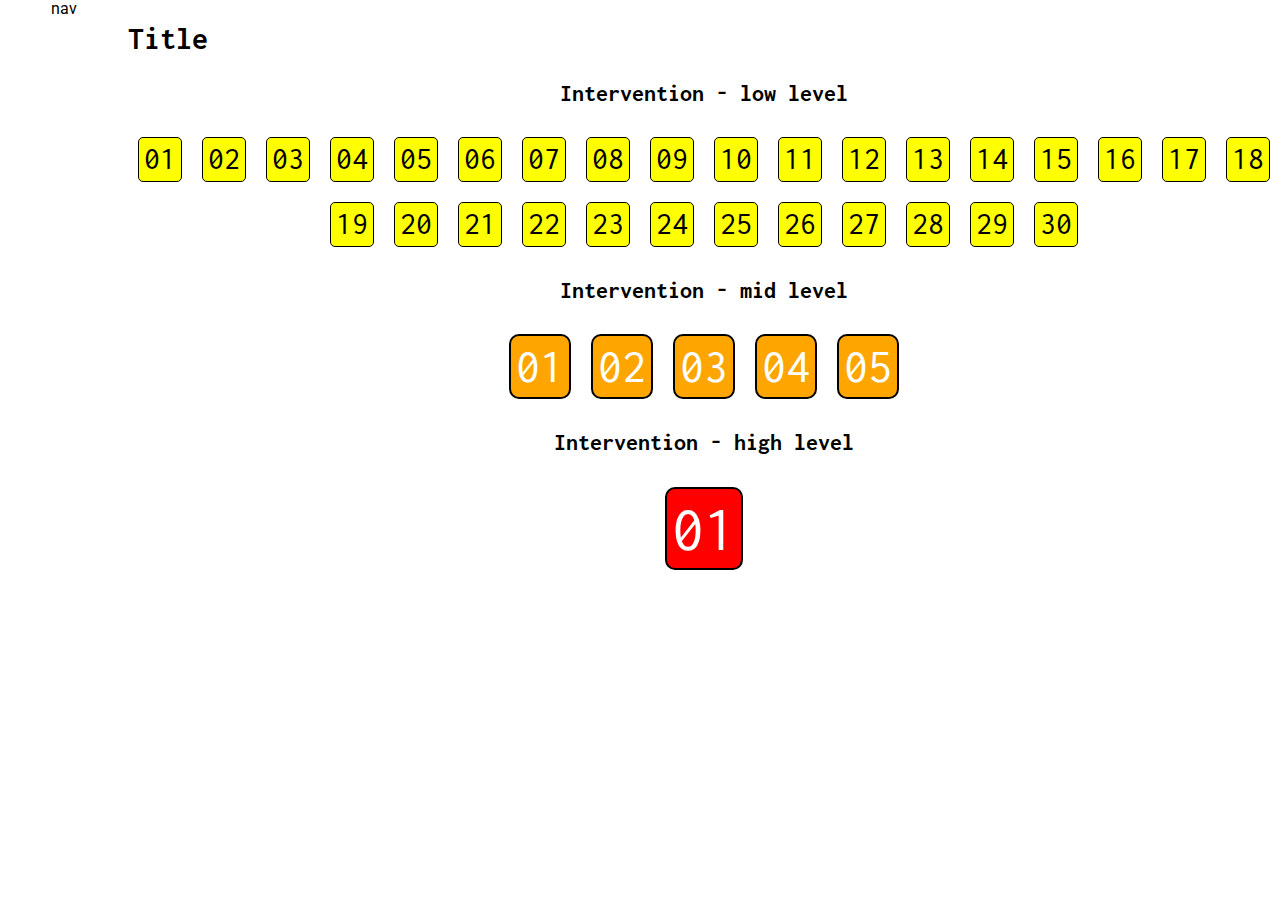
<file: index.html>
<!DOCTYPE html>
<html lang="en" dir="ltr">
    <head>
        <meta charset="utf-8">
        <title></title>
        <link href="https://fonts.googleapis.com/css?family=Inconsolata" rel="stylesheet">
        <link rel="stylesheet" href="css/normalize.css">
        <link rel="stylesheet" href="css/styles.css">
    </head>
    <body>
        <nav>
            nav
        </nav>
        <div class="content">


            <h1>Title</h1>
            <div id="lowHolder">
                <h2>Intervention - low level</h2>
            </div>

            <div id="midHolder"><h2>Intervention - mid level</h2></div>

            <div id="highHolder"><h2>Intervention - high level</h2></div>
        </div>

        <script src="script.js" charset="utf-8"></script>
    </body>
</html>
</file>
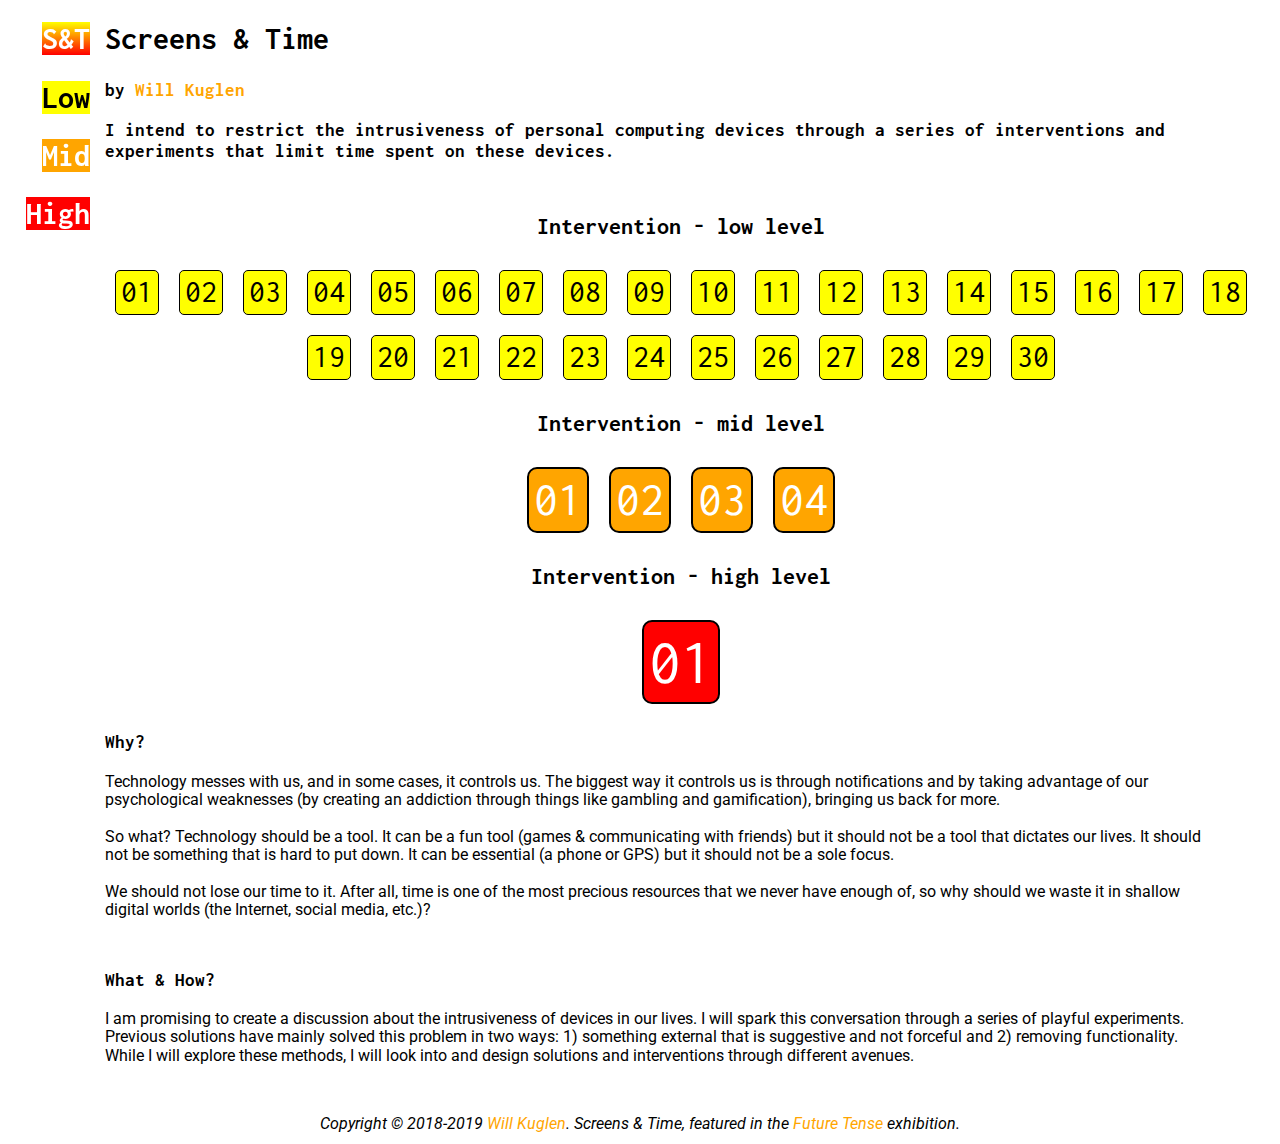
<file: html/index.html>
<!DOCTYPE html>
<html lang="en" dir="ltr">
    <head>
        <meta charset="utf-8">
        <title>Capstone - Will Kuglen</title>

        <!-- <link rel="manifest" href="/manifest.json"> -->

        <!-- Apple/Safari -->
        <!-- <link rel="apple-touch-icon" href="/custom_icon.png">
        <meta name="apple-mobile-web-app-title" content="Capstone">
        <meta name="apple-mobile-web-app-capable" content="yes">
        <meta name="apple-mobile-web-app-status-bar-style" content="black">
         <link rel="apple-touch-startup-image" href="/launch.png"> -->

        <link rel="stylesheet" href="css/normalize.css">
        <link rel="stylesheet" href="css/styles.css">
    </head>
    <body>
        <nav id="idNav">
            <h1><a href="#" style="color: white; background: linear-gradient(to bottom, #ffff00 0%, #ff0000 100%)">S&T</a></h1>
<h1><a href="interventions/low/index.html" class="navLow">Low</a></h1> <h1><a href="interventions/mid/01.html" class="navMid">Mid</a></h1> <h1><a href="interventions/high/01.html" class="navHigh">High</a></h1>
        </nav>
        <div class="content">


            <h1>Screens & Time</h1>
            <h3>by <a href="http://wkuglen.com" target="_blank" class="outbound">Will Kuglen</a></h3>
            <div class="midDescription"><h3>
                I intend to restrict the intrusiveness of personal computing devices through a series of interventions and experiments that limit time spent on these devices.
            </h3></div>
            <div id="lowHolder">
                <h2>Intervention - low level</h2>
            </div>

            <div id="midHolder"><h2>Intervention - mid level</h2></div>

            <div id="highHolder"><h2>Intervention - high level</h2></div>


            <h3>Why?</h3>
            <div class="midDescription">
                Technology messes with us, and in some cases, it controls us. The biggest way it controls us is through notifications and by taking advantage of our psychological weaknesses (by creating an addiction through things like gambling and gamification), bringing us back for more.
                <br><br>
                So what? Technology should be a tool. It can be a fun tool (games & communicating with friends) but it should not be a tool that dictates our lives. It should not be something that is hard to put down. It can be essential (a phone or GPS) but it should not be a sole focus.
                <br><br>
                We should not lose our time to it. After all, time is one of the most precious resources that we never have enough of, so why should we waste it in shallow digital worlds (the Internet, social media, etc.)?
            </div>
            <h3>What & How?</h3>
            <div class="midDescription">
                I am promising to create a discussion about the intrusiveness of devices in our lives. I will spark this conversation through a series of playful experiments. Previous solutions have mainly solved this problem in two ways: 1) something external that is suggestive and not forceful and 2) removing functionality. While I will explore these methods, I will look into and design solutions and interventions through different avenues.
            </div>
        </div>

    <footer id="idFooter"> </footer>

        <script src="js/script.js" charset="utf-8"></script>
        <script src="js/footer.js" charset="utf-8"></script>
    </body>
</html>
</file>
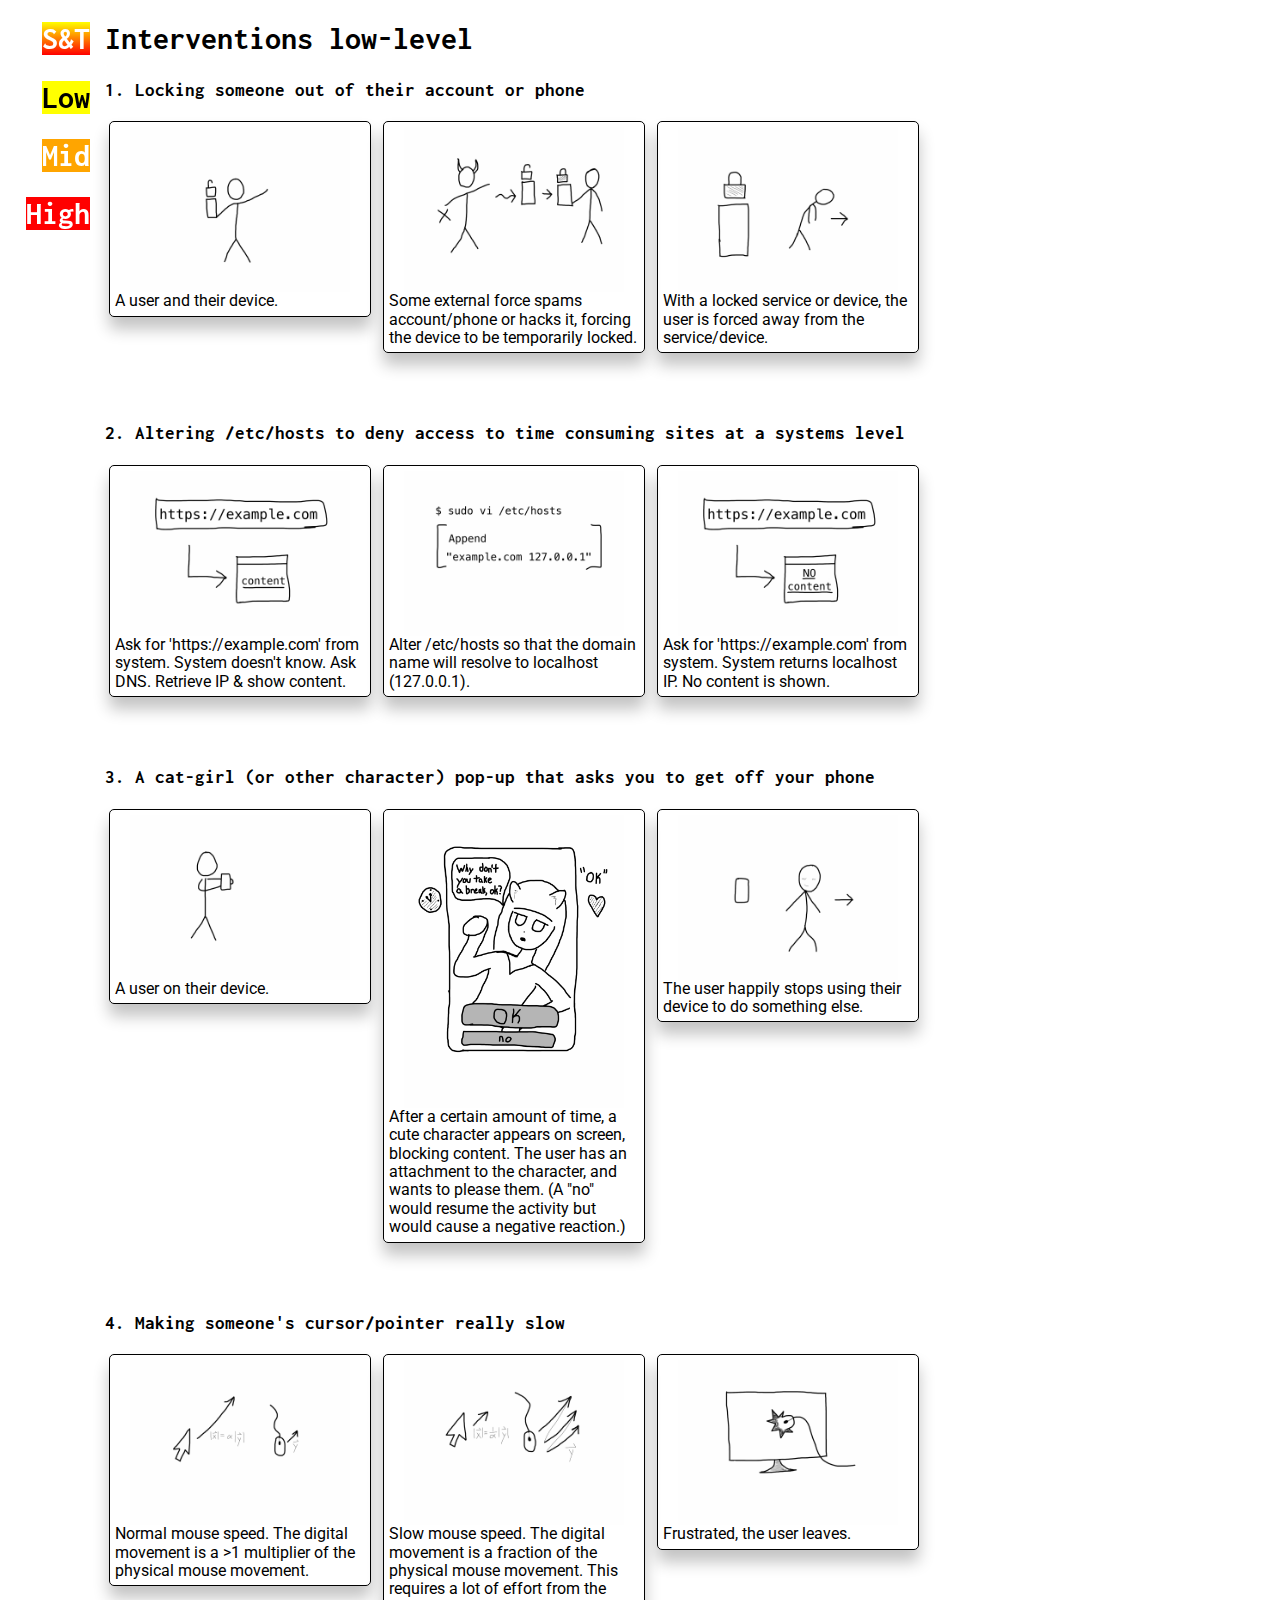
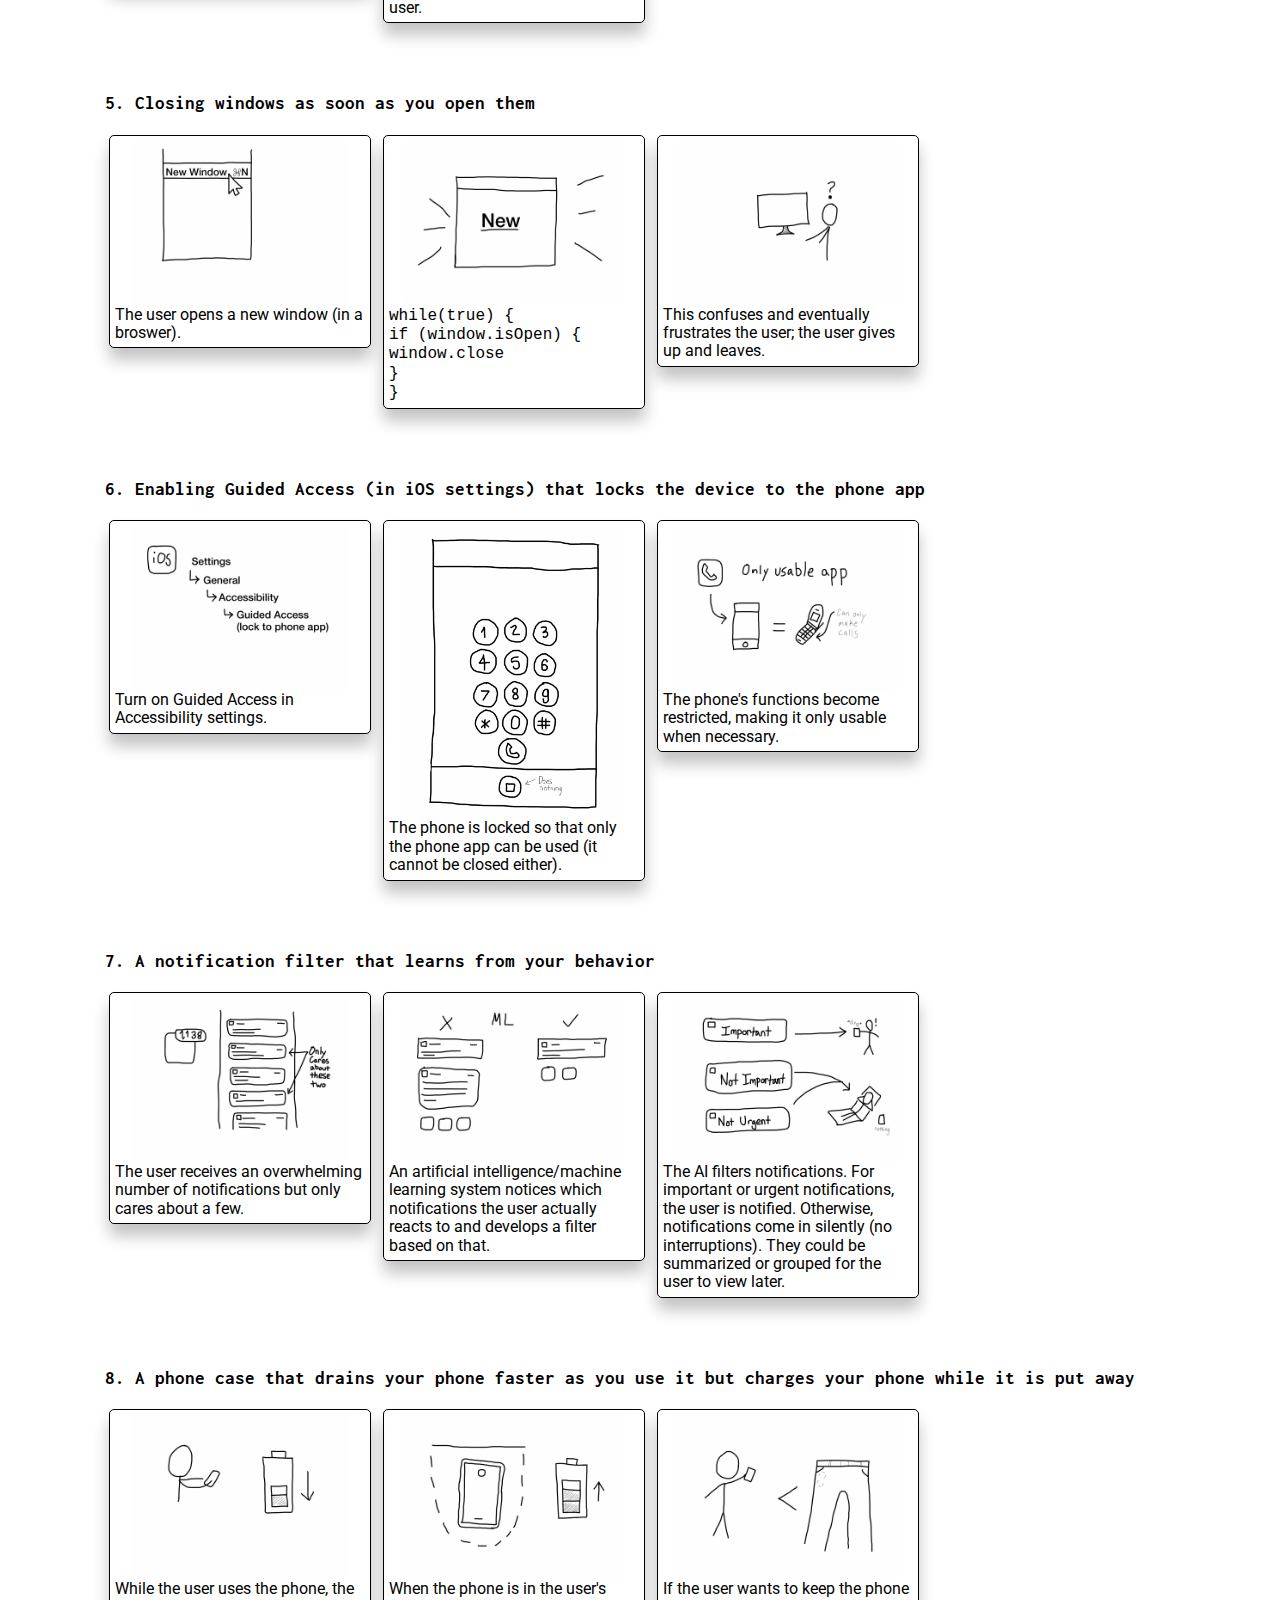
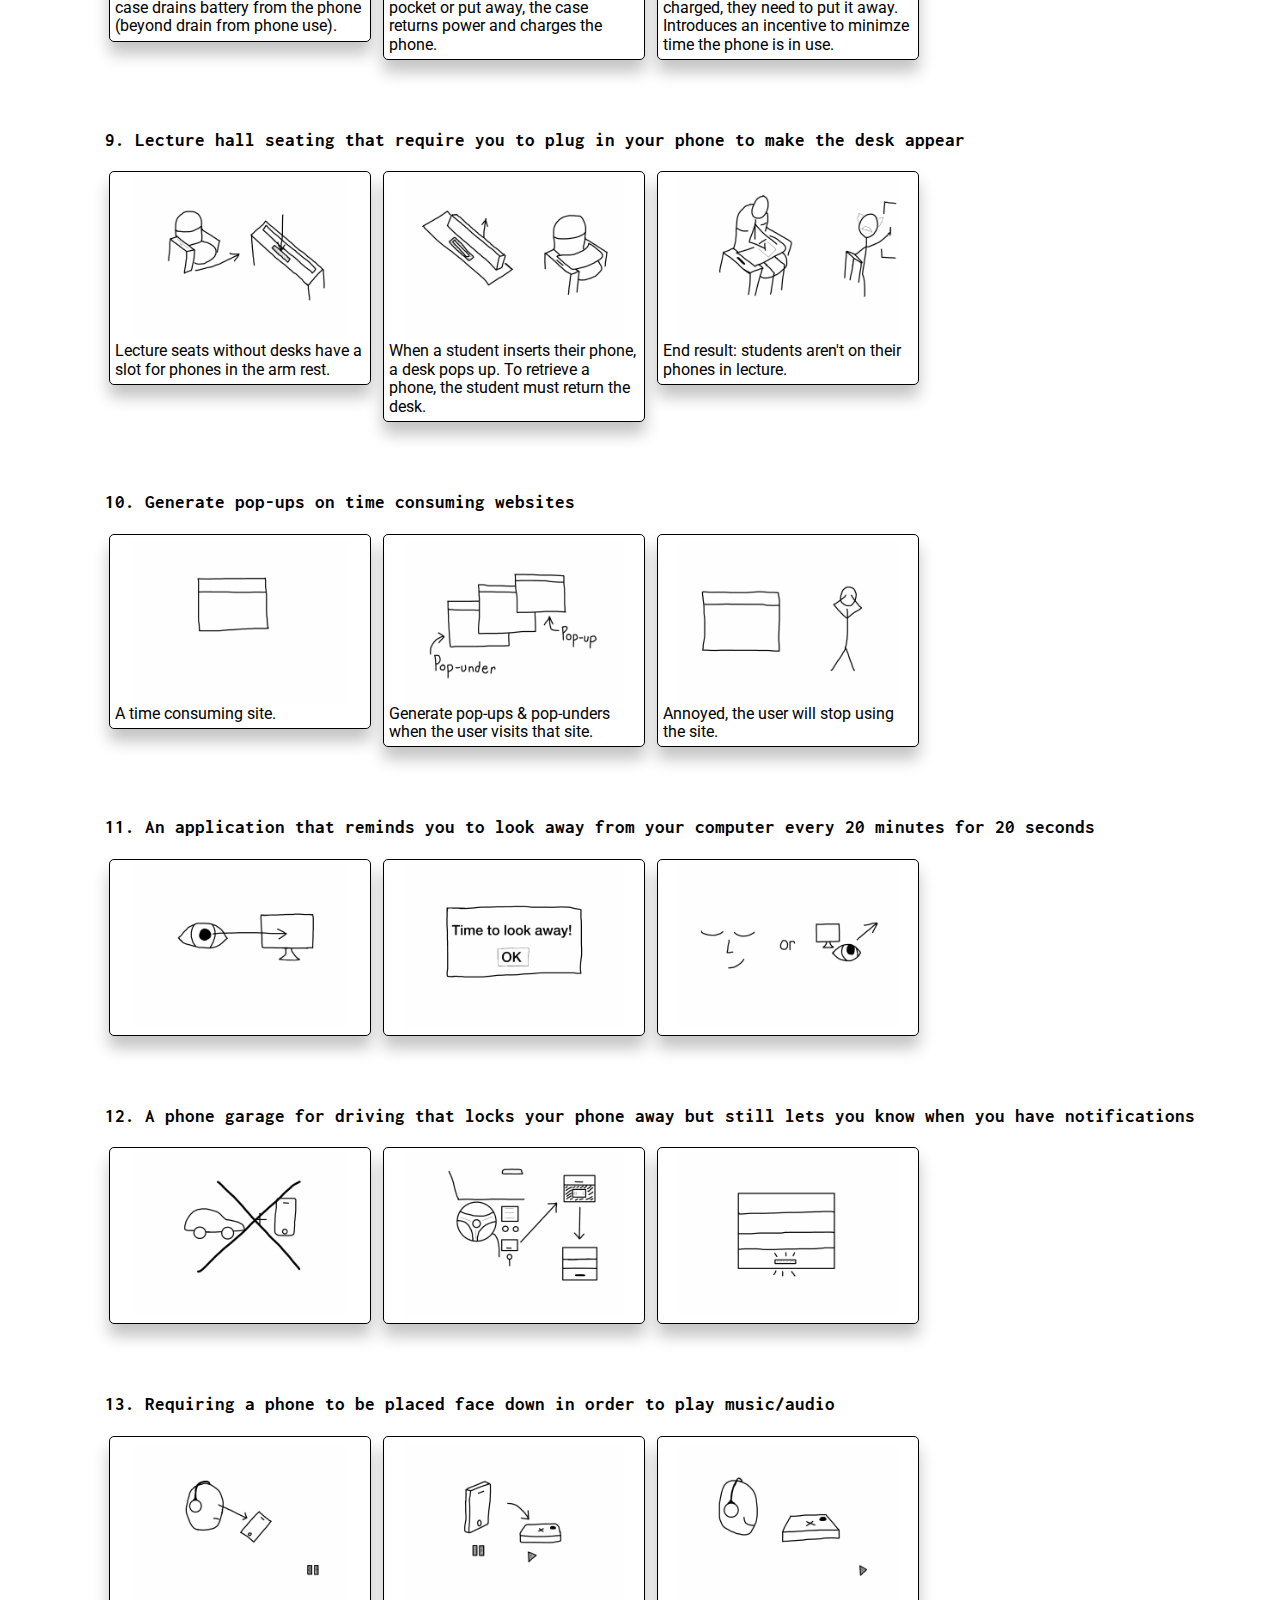
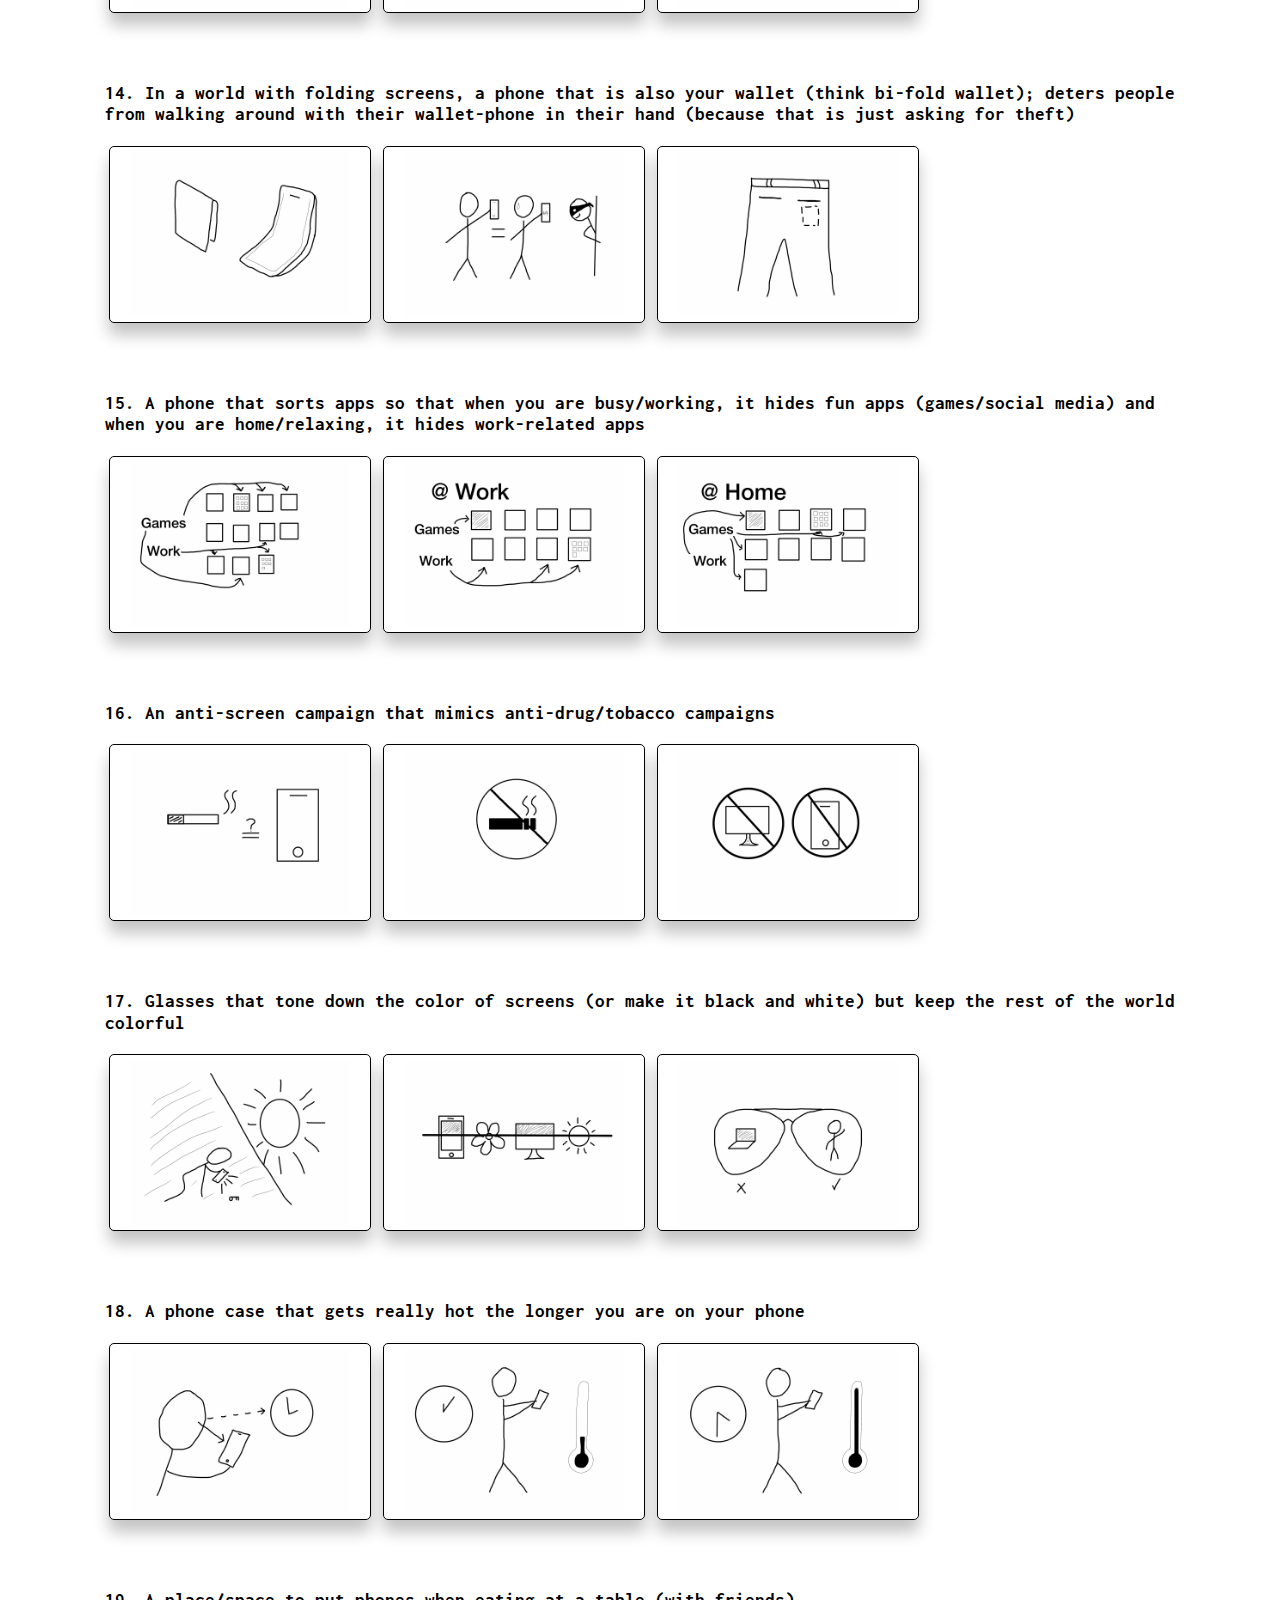
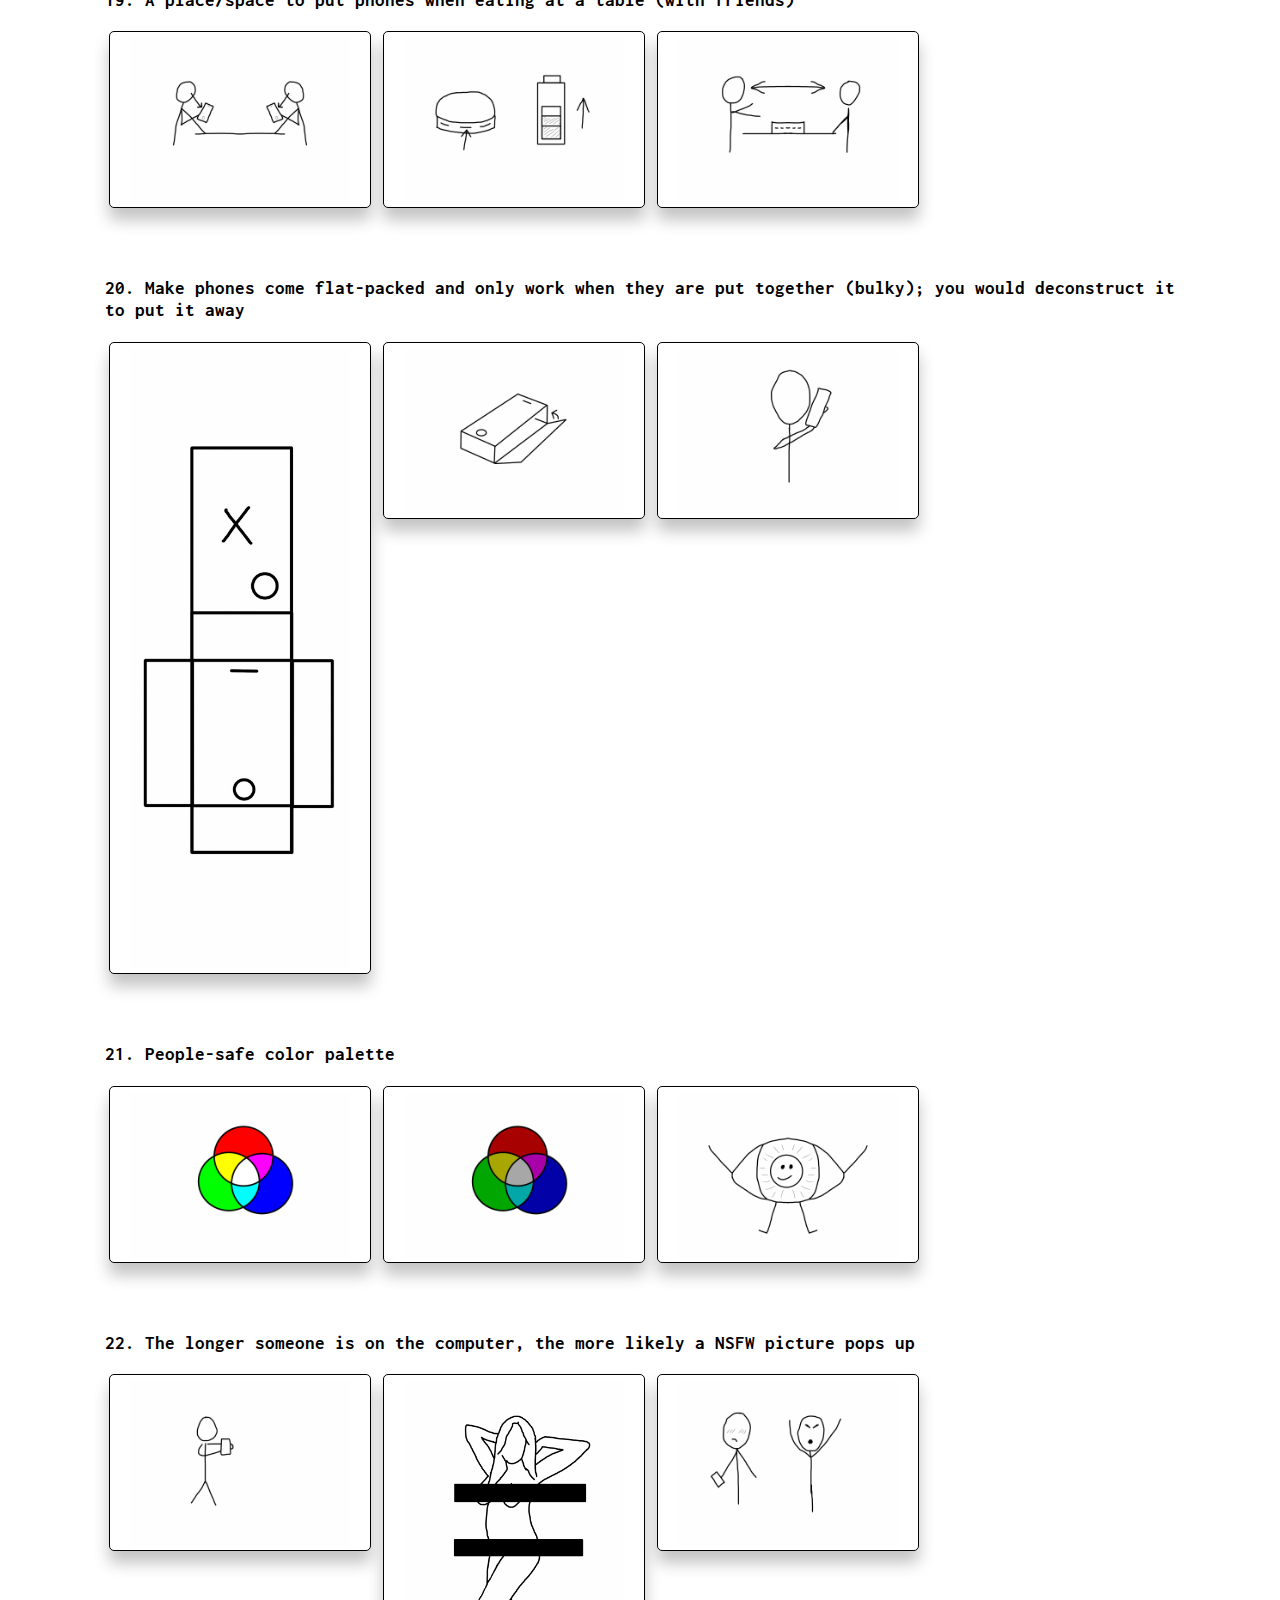
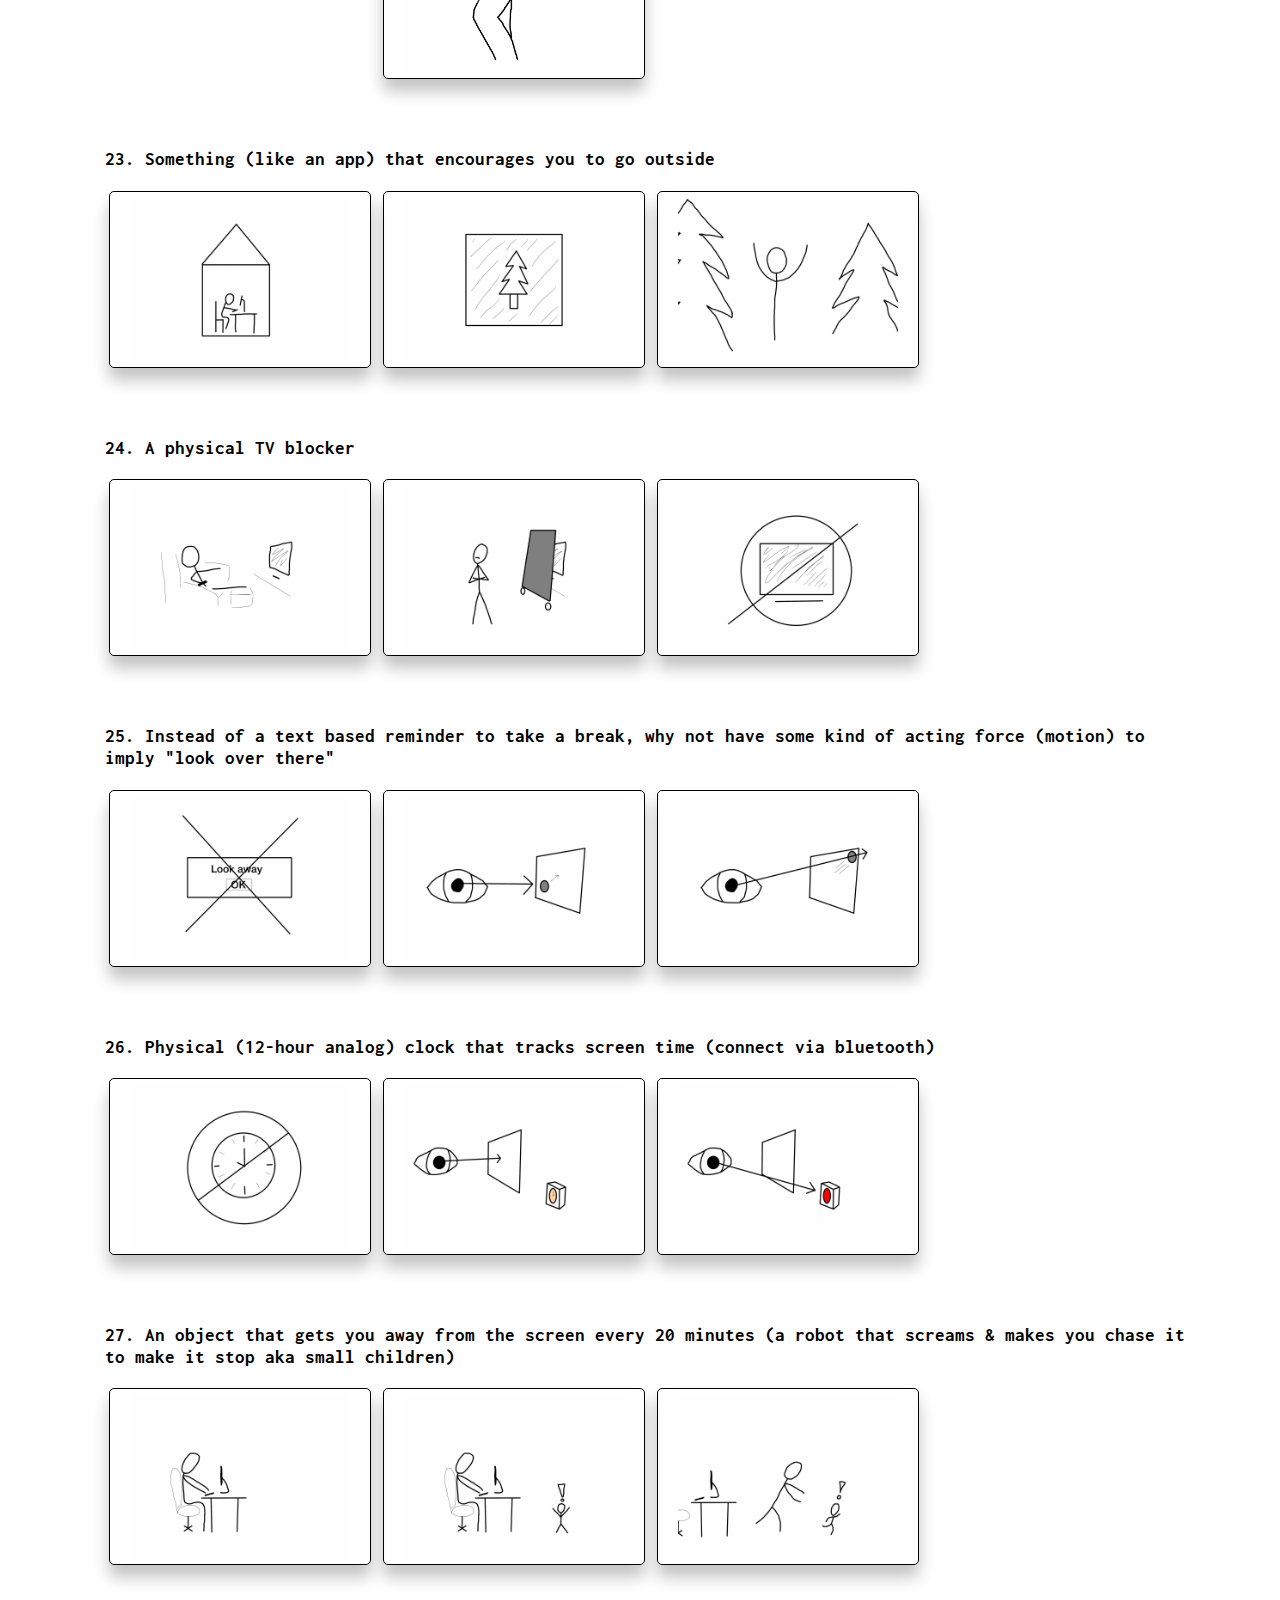
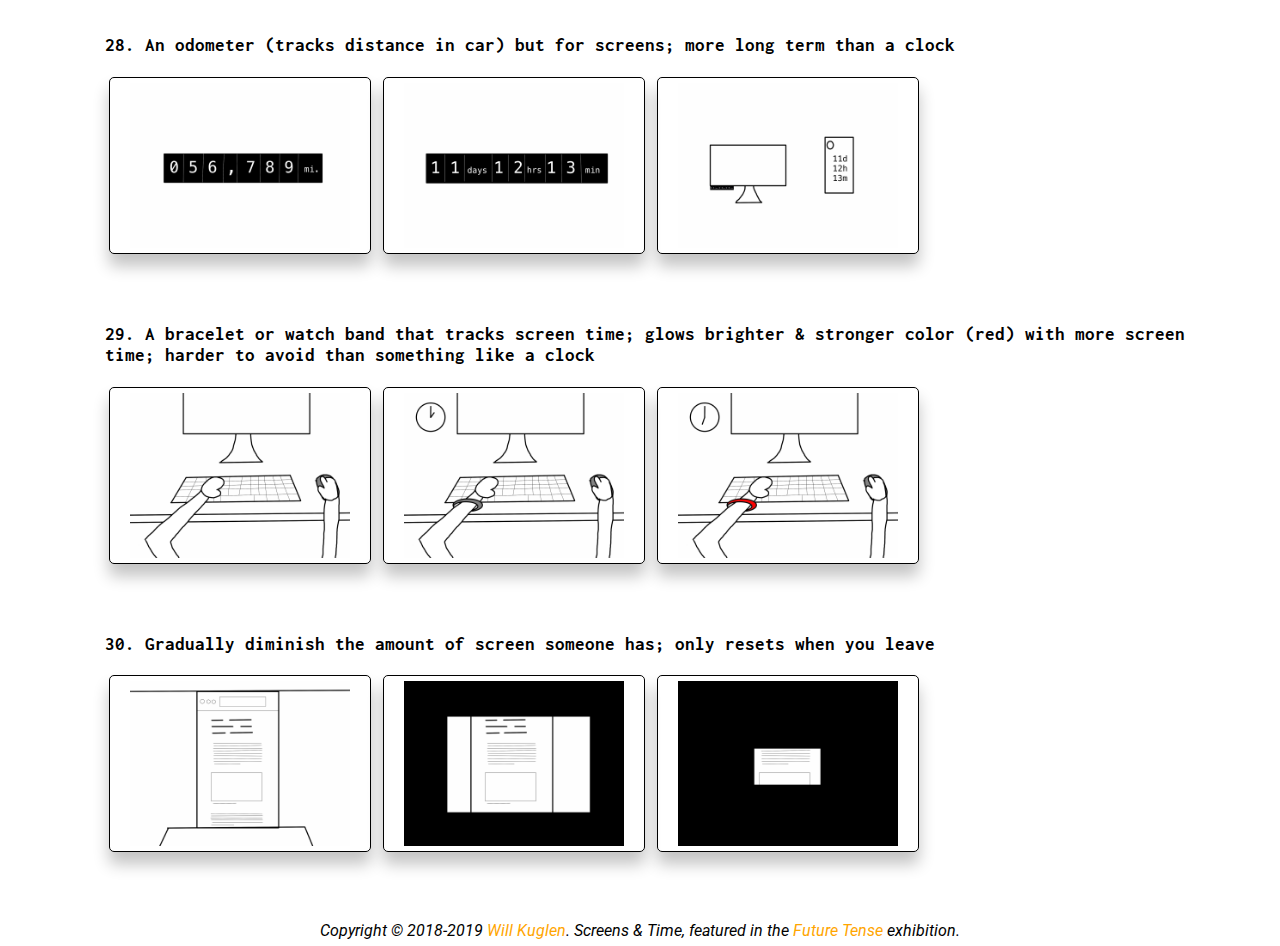
<file: html/interventions/low/index.html>
<!DOCTYPE html>
<html lang="en" dir="ltr">
<head>
    <meta charset="utf-8">
    <title>Interventions low-level</title>

    <!-- <link rel="manifest" href="/manifest.json">
    <meta name="apple-mobile-web-app-capable" content="yes"> -->

    <link rel="stylesheet" href="../../css/normalize.css">
    <link rel="stylesheet" href="../../css/styles.css">
</head>
<body>
    <nav id="idNav">
    </nav>
    <div class="content">
        <h1>Interventions low-level</h1>

        <div id="1" class="lowSceneHolder">
            <h3>1. Locking someone out of their account or phone</h3>
            <ul>
                <li class="scene">
                    <img src="../../images/low/01/01_low1.jpg" alt="" >
                    A user and their device.
                </li>
                <li class="scene">
                    <img src="../../images/low/01/01_low2.jpg" alt="" >
                    Some external force spams account/phone or hacks it, forcing the device to be temporarily locked.
                </li>
                <li class="scene">
                    <img src="../../images/low/01/01_low3.jpg" alt="" >
                    With a locked service or device, the user is forced away from the service/device.
                </li>
            </ul>
        </div>
        <div id="2" class="lowSceneHolder">
            <h3>2. Altering /etc/hosts to deny access to time consuming sites at a systems level</h3>
            <ul>
                <li class="scene">
                    <img src="../../images/low/02/02_low1.jpg" alt="" >
                    Ask for 'https://example.com' from system. System doesn't know. Ask DNS. Retrieve IP & show content.
                </li>
                <li class="scene"><img src="../../images/low/02/02_low2.jpg" alt="" >
                    Alter /etc/hosts so that the domain name will resolve to localhost (127.0.0.1).
                </li>
                <li class="scene"><img src="../../images/low/02/02_low3.jpg" alt="" >
                    Ask for 'https://example.com' from system. System returns localhost IP. No content is shown.
                </li>
            </ul>
        </div>
        <div id="3" class="lowSceneHolder">
            <h3>3. A cat-girl (or other character) pop-up that asks you to get off your phone</h3>
            <ul>
                <li class="scene">
                    <img src="../../images/low/03/03_low1.jpg" alt="" >
                    A user on their device.
                </li>
                <li class="scene"><img src="../../images/low/03/03_low2.jpg" alt="" >
                    After a certain amount of time, a cute character appears on screen, blocking content. The user has an attachment to the character, and wants to please them. (A "no" would resume the activity but would cause a negative reaction.)
                </li>
                <li class="scene"><img src="../../images/low/03/03_low3.jpg" alt="" >
                    The user happily stops using their device to do something else.
                </li>
            </ul>
        </div>
        <div id="4" class="lowSceneHolder">
            <h3>4. Making someone's cursor/pointer really slow</h3>
            <ul>
                <li class="scene">
                    <img src="../../images/low/04/04_low1.jpg" alt="" >
                    Normal mouse speed. The digital movement is a >1 multiplier of the physical mouse movement.
                </li>
                <li class="scene"><img src="../../images/low/04/04_low2.jpg" alt="" >
                    Slow mouse speed. The digital movement is a fraction of the physical mouse movement. This requires a lot of effort from the user.
                </li>
                <li class="scene"><img src="../../images/low/04/04_low3.jpg" alt="" >
                    Frustrated, the user leaves.
                </li>
            </ul>
        </div>
        <div id="5" class="lowSceneHolder">
            <h3>5. Closing windows as soon as you open them</h3>
            <ul>
                <li class="scene">
                    <img src="../../images/low/05/05_low1.jpg" alt="" >
                    The user opens a new window (in a broswer).
                </li>
                <li class="scene"><img src="../../images/low/05/05_low2.jpg" alt="" >
                    <code>
                        while(true) { <br>
                            if (window.isOpen) { <br>
                                window.close <br>
                            } <br>
                        }
                    </code>
                </li>
                <li class="scene"><img src="../../images/low/05/05_low3.jpg" alt="" >
                    This confuses and eventually frustrates the user; the user gives up and leaves.
                </li>
            </ul>
        </div>

        <div id="6" class="lowSceneHolder">
            <h3>6. Enabling Guided Access (in iOS settings) that locks the device to the phone app</h3>
            <ul>
                <li class="scene">
                    <img src="../../images/low/06/06_low1.jpg" alt="" >
                    Turn on Guided Access in Accessibility settings.
                </li>
                <li class="scene"><img src="../../images/low/06/06_low2.jpg" alt="" >
                    The phone is locked so that only the phone app can be used (it cannot be closed either).
                </li>
                <li class="scene"><img src="../../images/low/06/06_low3.jpg" alt="" >
                    The phone's functions become restricted, making it only usable when necessary.
                </li>
            </ul>
        </div>
        <div id="7" class="lowSceneHolder">
            <h3>7. A notification filter that learns from your behavior</h3>
            <ul>
                <li class="scene">
                    <img src="../../images/low/07/07_low1.jpg" alt="" >
                    The user receives an overwhelming number of notifications but only cares about a few.
                </li>
                <li class="scene"><img src="../../images/low/07/07_low2.jpg" alt="" >
                    An artificial intelligence/machine learning system notices which notifications the user actually reacts to and develops a filter based on that.
                </li>
                <li class="scene"><img src="../../images/low/07/07_low3.jpg" alt="" >
                    The AI filters notifications. For important or urgent notifications, the user is notified. Otherwise, notifications come in silently (no interruptions). They could be summarized or grouped for the user to view later.
                </li>
            </ul>
        </div>
        <div id="8" class="lowSceneHolder">
            <h3>8. A phone case that drains your phone faster as you use it but charges your phone while it is put away</h3>
            <ul>
                <li class="scene">
                    <img src="../../images/low/08/08_low1.jpg" alt="" >
                    While the user uses the phone, the case drains battery from the phone (beyond drain from phone use).
                </li>
                <li class="scene"><img src="../../images/low/08/08_low2.jpg" alt="" >
                    When the phone is in the user's pocket or put away, the case returns power and charges the phone.
                </li>
                <li class="scene"><img src="../../images/low/08/08_low3.jpg" alt="" >
                    If the user wants to keep the phone charged, they need to put it away. Introduces an incentive to minimze time the phone is in use.
                </li>
            </ul>
        </div>
        <div id="9" class="lowSceneHolder">
            <h3>9. Lecture hall seating that require you to plug in your phone to make the desk appear</h3>
            <ul>
                <li class="scene">
                    <img src="../../images/low/09/09_low1.jpg" alt="" >
                    Lecture seats without desks have a slot for phones in the arm rest.
                </li>
                <li class="scene"><img src="../../images/low/09/09_low2.jpg" alt="" >
                    When a student inserts their phone, a desk pops up. To retrieve a phone, the student must return the desk.
                </li>
                <li class="scene"><img src="../../images/low/09/09_low3.jpg" alt="" >
                    End result: students aren't on their phones in lecture.
                </li>
            </ul>
        </div>
        <div id="10" class="lowSceneHolder">
            <h3>10. Generate pop-ups on time consuming websites</h3>
            <ul>
                <li class="scene">
                    <img src="../../images/low/10/10_low1.jpg" alt="" >
                    A time consuming site.
                </li>
                <li class="scene"><img src="../../images/low/10/10_low2.jpg" alt="" >
                    Generate pop-ups & pop-unders when the user visits that site.
                </li>
                <li class="scene"><img src="../../images/low/10/10_low3.jpg" alt="" >
                    Annoyed, the user will stop using the site.
                </li>
            </ul>
        </div>

        <div id="11" class="lowSceneHolder">
            <h3>11. An application that reminds you to look away from your computer every 20 minutes for 20 seconds</h3>
            <ul>
                <li class="scene">
                    <img src="../../images/low/11/11_low1.jpg" alt="" >
                    <!-- Some text -->
                </li>
                <li class="scene"><img src="../../images/low/11/11_low2.jpg" alt="" >
                    <!-- Some text2 -->
                </li>
                <li class="scene"><img src="../../images/low/11/11_low3.jpg" alt="" >
                    <!-- Some text3 -->
                </li>
            </ul>
        </div>
        <div id="12" class="lowSceneHolder">
            <h3>12. A phone garage for driving that locks your phone away but still lets you know when you have notifications</h3>
            <ul>
                <li class="scene">
                    <img src="../../images/low/12/12_low1.jpg" alt="" >
                    <!-- Some text -->
                </li>
                <li class="scene">
                    <img src="../../images/low/12/12_low2.jpg" alt="" >
                    <!-- Some text2 -->
                </li>
                <li class="scene">
                    <img src="../../images/low/12/12_low3.jpg" alt="" >
                    <!-- Some text3 -->
                </li>
            </ul>
        </div>
        <div id="13" class="lowSceneHolder">
            <h3>13. Requiring a phone to be placed face down in order to play music/audio</h3>
            <ul>
                <li class="scene"><img src="../../images/low/13/13_low1.jpg" alt="" >
                    <!-- Some text -->
                </li>
                <li class="scene"><img src="../../images/low/13/13_low2.jpg" alt="" >
                    <!-- Some text2 -->
                </li>
                <li class="scene"><img src="../../images/low/13/13_low3.jpg" alt="" >
                    <!-- Some text3 -->
                </li>
            </ul>
        </div>
        <div id="14" class="lowSceneHolder">
            <h3>14. In a world with folding screens, a phone that is also your wallet (think bi-fold wallet); deters people from walking around with their wallet-phone in their hand (because that is just asking for theft)</h3>
            <ul>
                <li class="scene">
                    <img src="../../images/low/14/14_low1.jpg" alt="" >
                    <!-- Some text -->
                </li>
                <li class="scene"><img src="../../images/low/14/14_low2.jpg" alt="" >
                    <!-- Some text2 -->
                </li>
                <li class="scene"><img src="../../images/low/14/14_low3.jpg" alt="" >
                    <!-- Some text3 -->
                </li>
            </ul>
        </div>
        <div id="15" class="lowSceneHolder">
            <h3>15. A phone that sorts apps so that when you are busy/working, it hides fun apps (games/social media) and when you are home/relaxing, it hides work-related apps</h3>
            <ul>
                <li class="scene">
                    <img src="../../images/low/15/15_low1.jpg" alt="" >
                    <!-- Some text -->
                </li>
                <li class="scene"><img src="../../images/low/15/15_low2.jpg" alt="" >
                    <!-- Some text2 -->
                </li>
                <li class="scene"><img src="../../images/low/15/15_low3.jpg" alt="" >
                    <!-- Some text3 -->
                </li>
            </ul>
        </div>

        <div id="16" class="lowSceneHolder">
            <h3>16. An anti-screen campaign that mimics anti-drug/tobacco campaigns</h3>
            <ul>
                <li class="scene">
                    <img src="../../images/low/16/16_low1.jpg" alt="" >
                    <!-- Some text -->
                </li>
                <li class="scene"><img src="../../images/low/16/16_low2.jpg" alt="" >
                    <!-- Some text2 -->
                </li>
                <li class="scene"><img src="../../images/low/16/16_low3.jpg" alt="" >
                    <!-- Some text3 -->
                </li>
            </ul>
        </div>
        <div id="17" class="lowSceneHolder">
            <h3>17. Glasses that tone down the color of screens (or make it black and white) but keep the rest of the world colorful</h3>
            <ul>
                <li class="scene">
                    <img src="../../images/low/17/17_low1.jpg" alt="" >
                    <!-- Some text -->
                </li>
                <li class="scene"><img src="../../images/low/17/17_low2.jpg" alt="" >
                    <!-- Some text2 -->
                </li>
                <li class="scene"><img src="../../images/low/17/17_low3.jpg" alt="" >
                    <!-- Some text3 -->
                </li>
            </ul>
        </div>
        <div id="18" class="lowSceneHolder">
            <h3>18. A phone case that gets really hot the longer you are on your phone</h3>
            <ul>
                <li class="scene">
                    <img src="../../images/low/18/18_low1.jpg" alt="" >
                    <!-- Some text -->
                </li>
                <li class="scene"><img src="../../images/low/18/18_low2.jpg" alt="" >
                    <!-- Some text2 -->
                </li>
                <li class="scene"><img src="../../images/low/18/18_low3.jpg" alt="" >
                    <!-- Some text3 -->
                </li>
            </ul>
        </div>
        <div id="19" class="lowSceneHolder">
            <h3>19. A place/space to put phones when eating at a table (with friends)</h3>
            <ul>
                <li class="scene">
                    <img src="../../images/low/19/19_low1.jpg" alt="" >
                    <!-- Some text -->
                </li>
                <li class="scene"><img src="../../images/low/19/19_low2.jpg" alt="" >
                    <!-- Some text2 -->
                </li>
                <li class="scene"><img src="../../images/low/19/19_low3.jpg" alt="" >
                    <!-- Some text3 -->
                </li>
            </ul>
        </div>
        <div id="20" class="lowSceneHolder">
            <h3>20. Make phones come flat-packed and only work when they are put together (bulky); you would deconstruct it to put it away</h3>
            <ul>
                <li class="scene">
                    <img src="../../images/low/20/20_low1.jpg" alt="" >
                    <!-- Some text -->
                </li>
                <li class="scene"><img src="../../images/low/20/20_low2.jpg" alt="" >
                    <!-- Some text2 -->
                </li>
                <li class="scene"><img src="../../images/low/20/20_low3.jpg" alt="" >
                    <!-- Some text3 -->
                </li>
            </ul>
        </div>

        <div id="21" class="lowSceneHolder">
            <h3>21. People-safe color palette</h3>
            <ul>
                <li class="scene">
                    <img src="../../images/low/21/21_low1.jpg" alt="" >
                    <!-- Some text -->
                </li>
                <li class="scene"><img src="../../images/low/21/21_low2.jpg" alt="" >
                    <!-- Some text2 -->
                </li>
                <li class="scene"><img src="../../images/low/21/21_low3.jpg" alt="" >
                    <!-- Some text3 -->
                </li>
            </ul>
        </div>
        <div id="22" class="lowSceneHolder">
            <h3>22. The longer someone is on the computer, the more likely a NSFW picture pops up</h3>
            <ul>
                <li class="scene">
                    <img src="../../images/low/22/22_low1.jpg" alt="" >
                    <!-- Some text -->
                </li>
                <li class="scene"><img src="../../images/low/22/22_low2.jpg" alt="" >
                    <!-- Some text2 -->
                </li>
                <li class="scene"><img src="../../images/low/22/22_low3.jpg" alt="" >
                    <!-- Some text3 -->
                </li>
            </ul>
        </div>
        <div id="23" class="lowSceneHolder">
            <h3>23. Something (like an app) that encourages you to go outside</h3>
            <ul>
                <li class="scene">
                    <img src="../../images/low/23/23_low1.jpg" alt="" >
                    <!-- Some text -->
                </li>
                <li class="scene"><img src="../../images/low/23/23_low2.jpg" alt="" >
                    <!-- Some text2 -->
                </li>
                <li class="scene"><img src="../../images/low/23/23_low3.jpg" alt="" >
                    <!-- Some text3 -->
                </li>
            </ul>
        </div>
        <div id="24" class="lowSceneHolder">
            <h3>24. A physical TV blocker</h3>
            <ul>
                <li class="scene">
                    <img src="../../images/low/24/24_low1.jpg" alt="" >
                    <!-- Some text -->
                </li>
                <li class="scene"><img src="../../images/low/24/24_low2.jpg" alt="" >
                    <!-- Some text2 -->
                </li>
                <li class="scene"><img src="../../images/low/24/24_low3.jpg" alt="" >
                    <!-- Some text3 -->
                </li>
            </ul>
        </div>
        <div id="25" class="lowSceneHolder">
            <h3>25. Instead of a text based reminder to take a break, why not have some kind of acting force (motion) to imply "look over there"</h3>
            <ul>
                <li class="scene">
                    <img src="../../images/low/25/25_low1.jpg" alt="" >
                    <!-- Some text -->
                </li>
                <li class="scene"><img src="../../images/low/25/25_low2.jpg" alt="" >
                    <!-- Some text2 -->
                </li>
                <li class="scene"><img src="../../images/low/25/25_low3.jpg" alt="" >
                    <!-- Some text3 -->
                </li>
            </ul>
        </div>

        <div id="26" class="lowSceneHolder">
            <h3>26. Physical (12-hour analog) clock that tracks screen time (connect via bluetooth)</h3>
            <ul>
                <li class="scene">
                    <img src="../../images/low/26/26_low1.jpg" alt="" >
                    <!-- Some text -->
                </li>
                <li class="scene"><img src="../../images/low/26/26_low2.jpg" alt="" >
                    <!-- Some text2 -->
                </li>
                <li class="scene"><img src="../../images/low/26/26_low3.jpg" alt="" >
                    <!-- Some text3 -->
                </li>
            </ul>
        </div>
        <div id="27" class="lowSceneHolder">
            <h3>27. An object that gets you away from the screen every 20 minutes (a robot that screams & makes you chase it to make it stop aka small children)</h3>
            <ul>
                <li class="scene">
                    <img src="../../images/low/27/27_low1.jpg" alt="" >
                    <!-- Some text -->
                </li>
                <li class="scene"><img src="../../images/low/27/27_low2.jpg" alt="" >
                    <!-- Some text2 -->
                </li>
                <li class="scene"><img src="../../images/low/27/27_low3.jpg" alt="" >
                    <!-- Some text3 -->
                </li>
            </ul>
        </div>
        <div id="28" class="lowSceneHolder">
            <h3>28. An odometer (tracks distance in car) but for screens; more long term than a clock</h3>
            <ul>
                <li class="scene">
                    <img src="../../images/low/28/28_low1.jpg" alt="" >
                    <!-- Some text -->
                </li>
                <li class="scene"><img src="../../images/low/28/28_low2.jpg" alt="" >
                    <!-- Some text2 -->
                </li>
                <li class="scene"><img src="../../images/low/28/28_low3.jpg" alt="" >
                    <!-- Some text3 -->
                </li>
            </ul>
        </div>
        <div id="29" class="lowSceneHolder">
            <h3>29. A bracelet or watch band that tracks screen time; glows brighter & stronger color (red) with more screen time; harder to avoid than something like a clock</h3>
            <ul>
                <li class="scene">
                    <img src="../../images/low/29/29_low1.jpg" alt="" >
                    <!-- Some text -->
                </li>
                <li class="scene"><img src="../../images/low/29/29_low2.jpg" alt="" >
                    <!-- Some text2 -->
                </li>
                <li class="scene"><img src="../../images/low/29/29_low3.jpg" alt="" >
                    <!-- Some text3 -->
                </li>
            </ul>
        </div>
        <div id="30" class="lowSceneHolder">
            <h3>30. Gradually diminish the amount of screen someone has; only resets when you leave</h3>
            <ul>
                <li class="scene">
                    <img src="../../images/low/30/30_low1.jpg" alt="" >
                    <!-- Some text -->
                </li>
                <li class="scene"><img src="../../images/low/30/30_low2.jpg" alt="" >
                    <!-- Some text2 -->
                </li>
                <li class="scene"><img src="../../images/low/30/30_low3.jpg" alt="" >
                    <!-- Some text3 -->
                </li>
            </ul>
        </div>


    </div>
<script src="../../js/nav.js" charset="utf-8"></script>
    <footer id="idFooter"></footer>
    <script src="../../js/footer.js" charset="utf-8"></script>
</body>
</html>
</file>
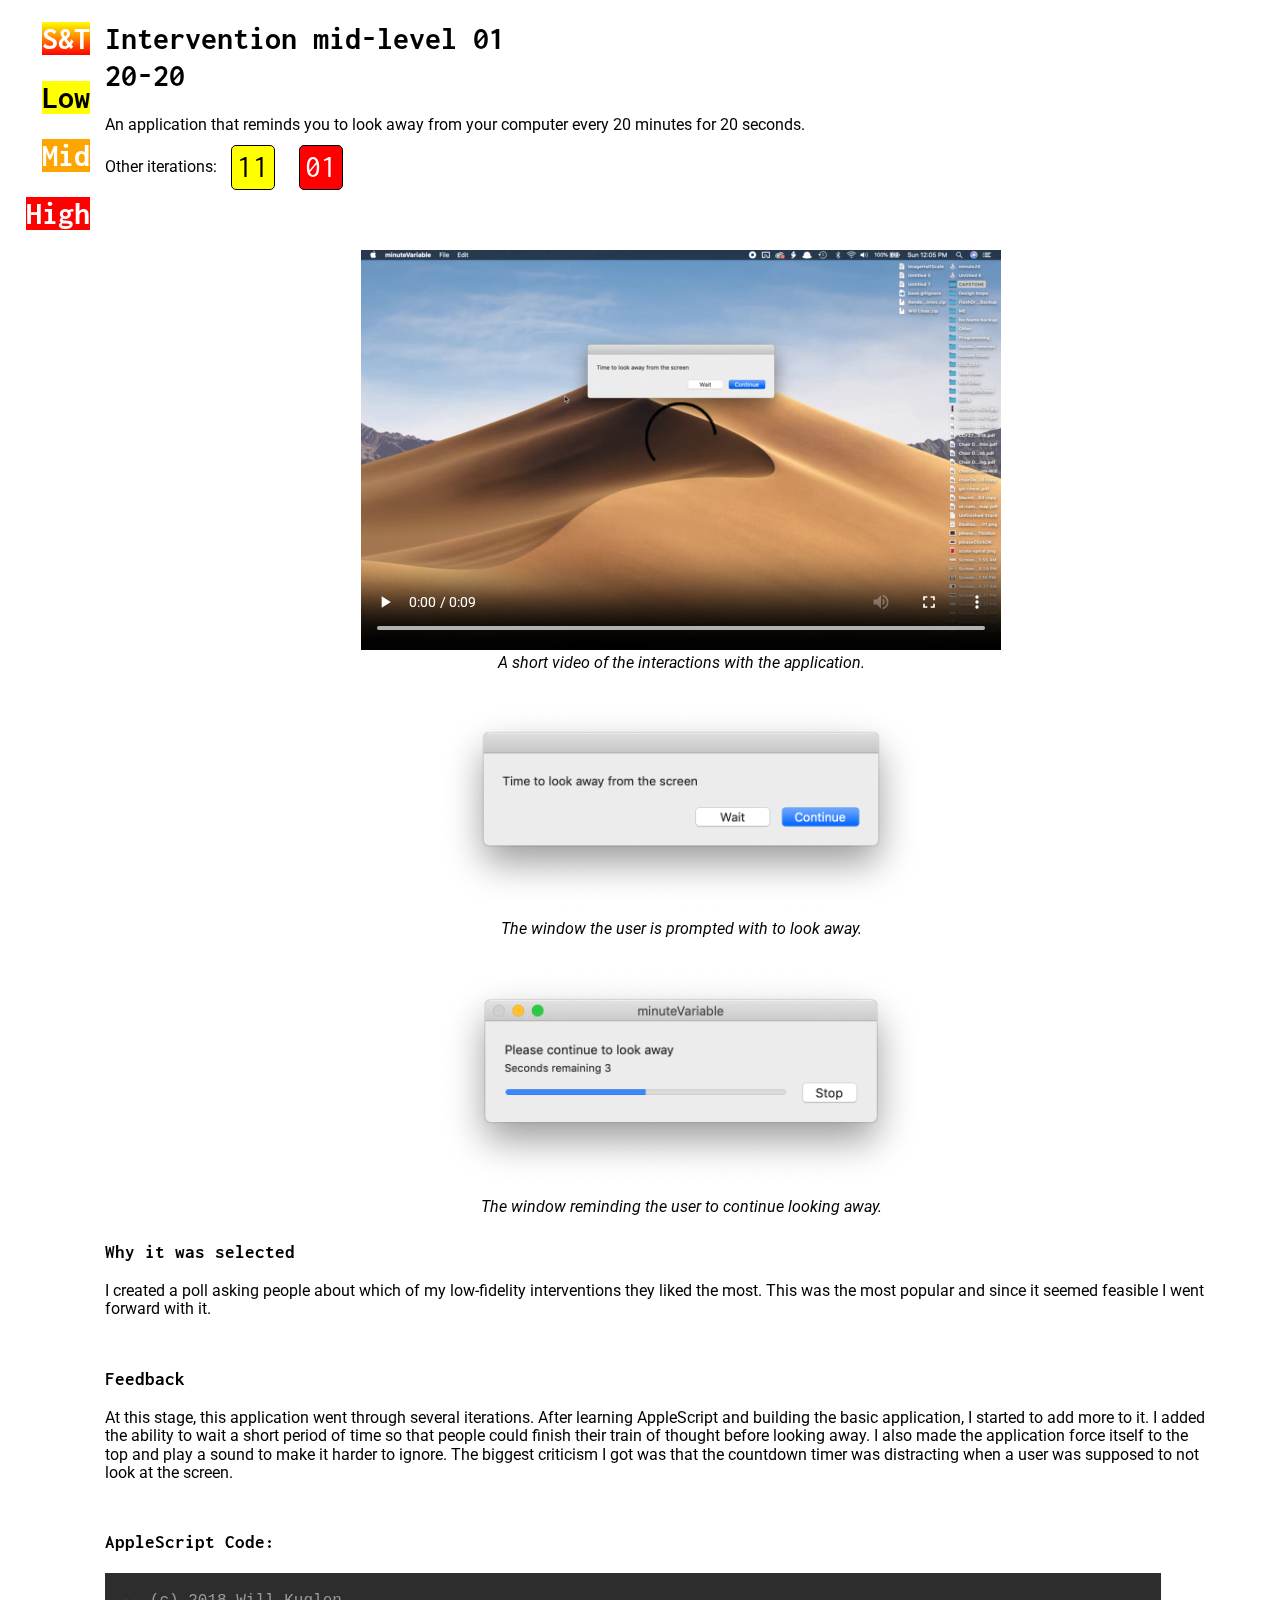
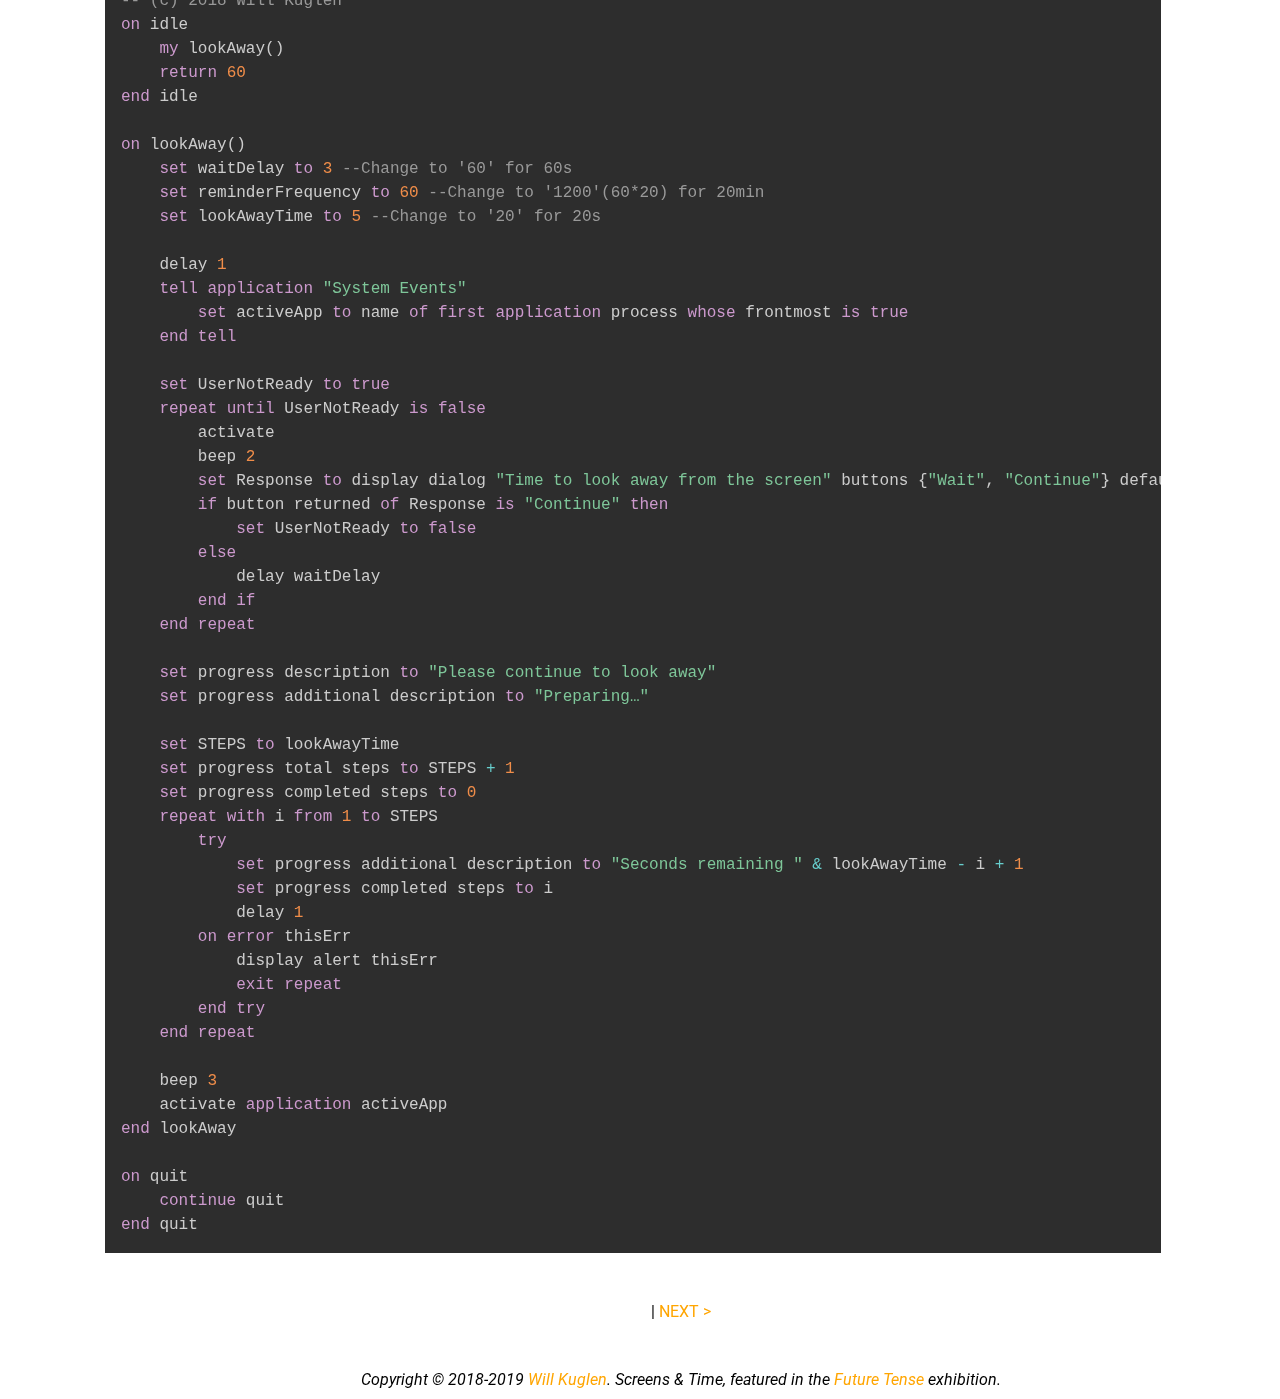
<file: html/interventions/mid/01.html>
<!DOCTYPE html>
<html lang="en" dir="ltr">
    <head>
        <meta charset="utf-8">
        <title>20-20</title>

        <!-- <link rel="manifest" href="/manifest.json"> -->

        <!-- <meta name="apple-mobile-web-app-capable" content="yes"> -->

        <link rel="stylesheet" href="../../css/normalize.css">
        <link rel="stylesheet" href="../../css/prism.css">
        <link rel="stylesheet" href="../../css/styles.css">
    </head>
    <body>
        <nav id="idNav">

        </nav>
        <div class="content">
            <h1>Intervention mid-level 01 <br>
                20-20</h1>
            <div class="midDescription">An application that reminds you to look away from your computer every 20 minutes for 20 seconds.<br>

                Other iterations:
                <a href="../low/index.html#11" class="callback callbackLow">11</a>
                <a href="../high/01.html" class="callback callbackHigh">01</a>
            </div>

            <div class="midScene">
                <video src="../../images/mid/01/01_mid_video-480p.mov" autoplay type="video/quicktime" controls loop>
                    Video unsupported :/
                </video>
                <div class="midCaption">A short video of the interactions with the application.</div>
            </div>
            <div class="midScene">
                <img src="../../images/mid/01/01_mid_window1.png" alt="Time to look away from the screen">
                <div class="midCaption">The window the user is prompted with to look away.</div>
            </div>
            <div class="midScene">
                <img src="../../images/mid/01/01_mid_window2.png" alt="Please continue to look away">
                <div class="midCaption">The window reminding the user to continue looking away.</div>
            </div>

            <h3>Why it was selected</h3>
            <div class="midDescription">
                I created a poll asking people about which of my low-fidelity interventions they liked the most. This was the most popular and since it seemed feasible I went forward with it.
            </div>
            <h3>Feedback</h3>
            <div class="midDescription">
                At this stage, this application went through several iterations. After learning AppleScript and building the basic application, I started to add more to it. I added the ability to wait a short period of time so that people could finish their train of thought before looking away. I also made the application force itself to the top and play a sound to make it harder to ignore.
                The biggest criticism I got was that the countdown timer was distracting when a user was supposed to not look at the screen.
            </div>
            <h3>AppleScript Code:</h3>
            <pre class="preWrap"><code class="language-applescript">-- (c) 2018 Will Kuglen
on idle
	my lookAway()
	return 60
end idle

on lookAway()
	set waitDelay to 3 --Change to '60' for 60s
	set reminderFrequency to 60 --Change to '1200'(60*20) for 20min
	set lookAwayTime to 5 --Change to '20' for 20s

	delay 1
	tell application "System Events"
		set activeApp to name of first application process whose frontmost is true
	end tell

	set UserNotReady to true
	repeat until UserNotReady is false
		activate
		beep 2
		set Response to display dialog "Time to look away from the screen" buttons {"Wait", "Continue"} default button "Continue"
		if button returned of Response is "Continue" then
			set UserNotReady to false
		else
			delay waitDelay
		end if
	end repeat

	set progress description to "Please continue to look away"
	set progress additional description to "Preparing…"

	set STEPS to lookAwayTime
	set progress total steps to STEPS + 1
	set progress completed steps to 0
	repeat with i from 1 to STEPS
		try
			set progress additional description to "Seconds remaining " & lookAwayTime - i + 1
			set progress completed steps to i
			delay 1
		on error thisErr
			display alert thisErr
			exit repeat
		end try
	end repeat

	beep 3
	activate application activeApp
end lookAway

on quit
	continue quit
end quit</code></pre>

            <script src="../../js/nav.js" charset="utf-8"></script>
            <script src="../../js/prism.min.js" charset="utf-8"></script>

            <div class="iterator">
                | <a href="02.html" class="outbound">NEXT ></a>
            </div>

                <footer id="idFooter"></footer>
    <script src="../../js/footer.js" charset="utf-8"></script>

        </div>
    </body>
</html>
</file>
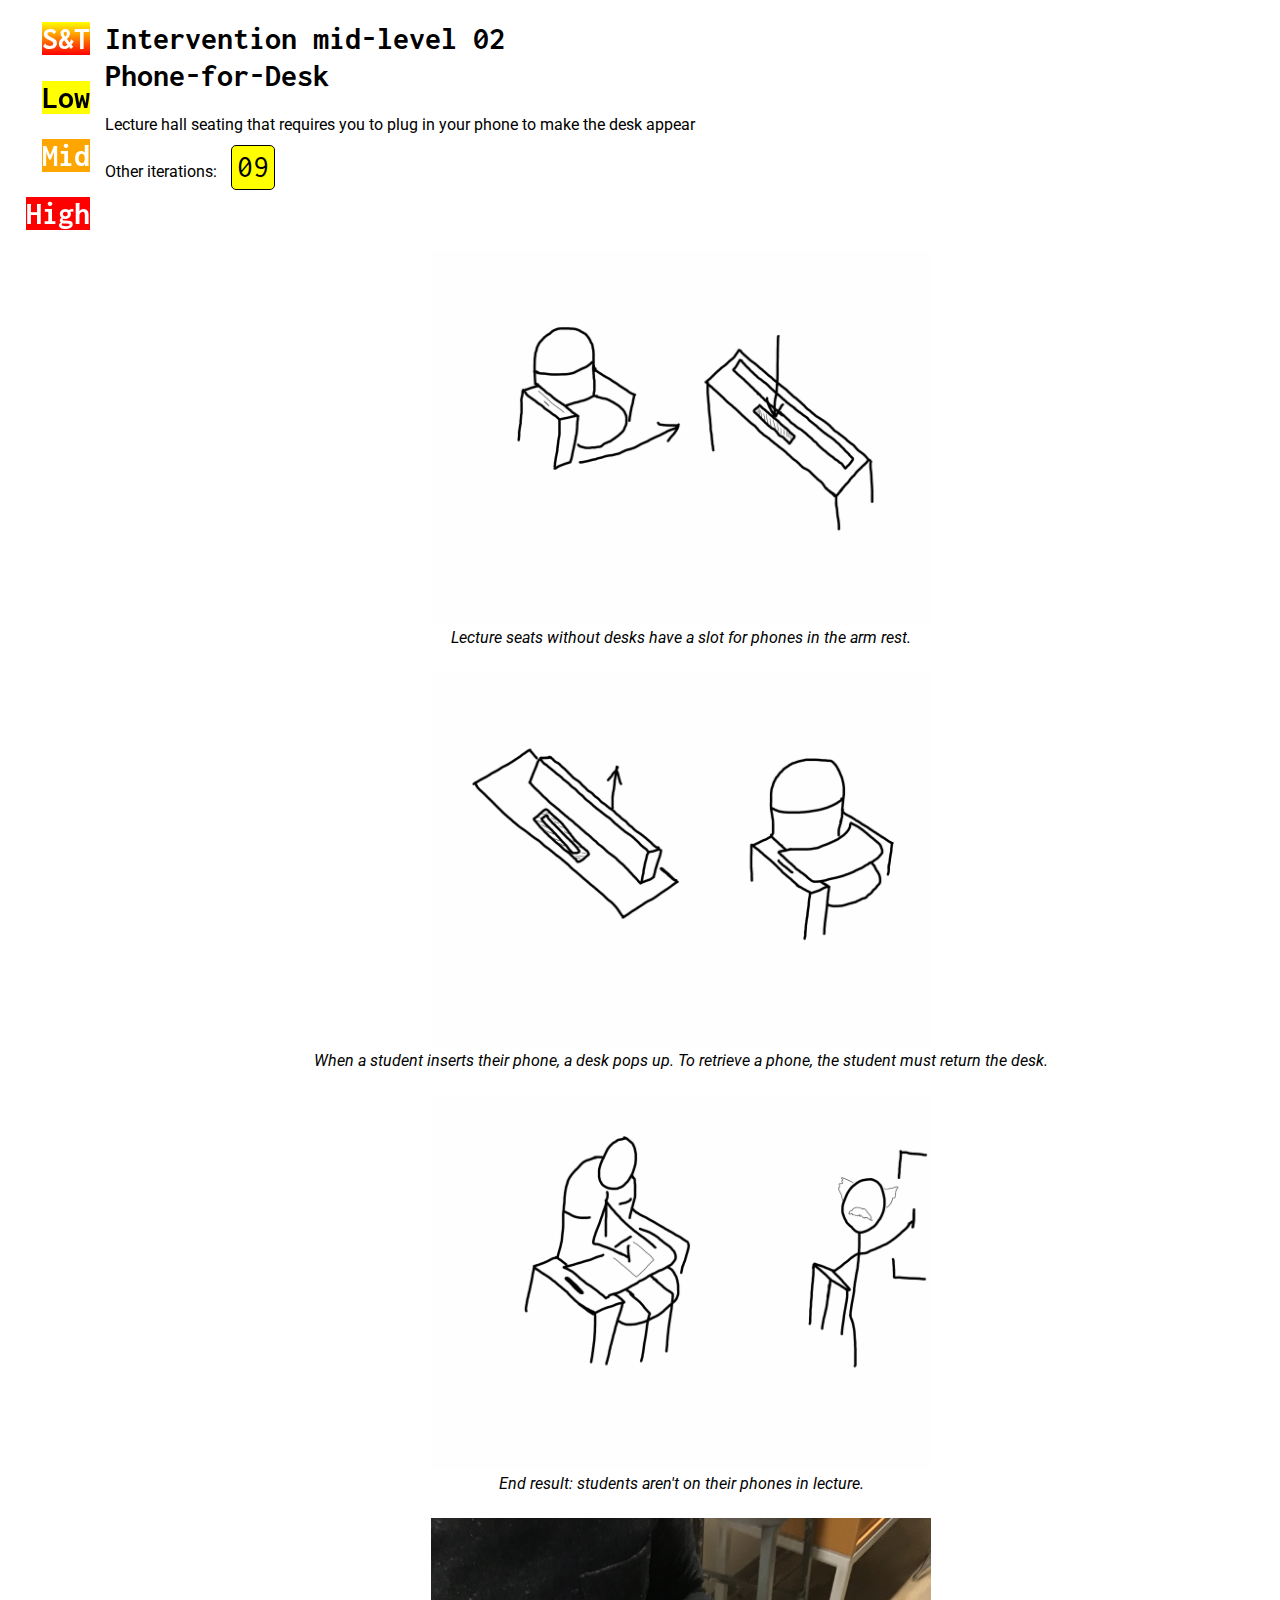
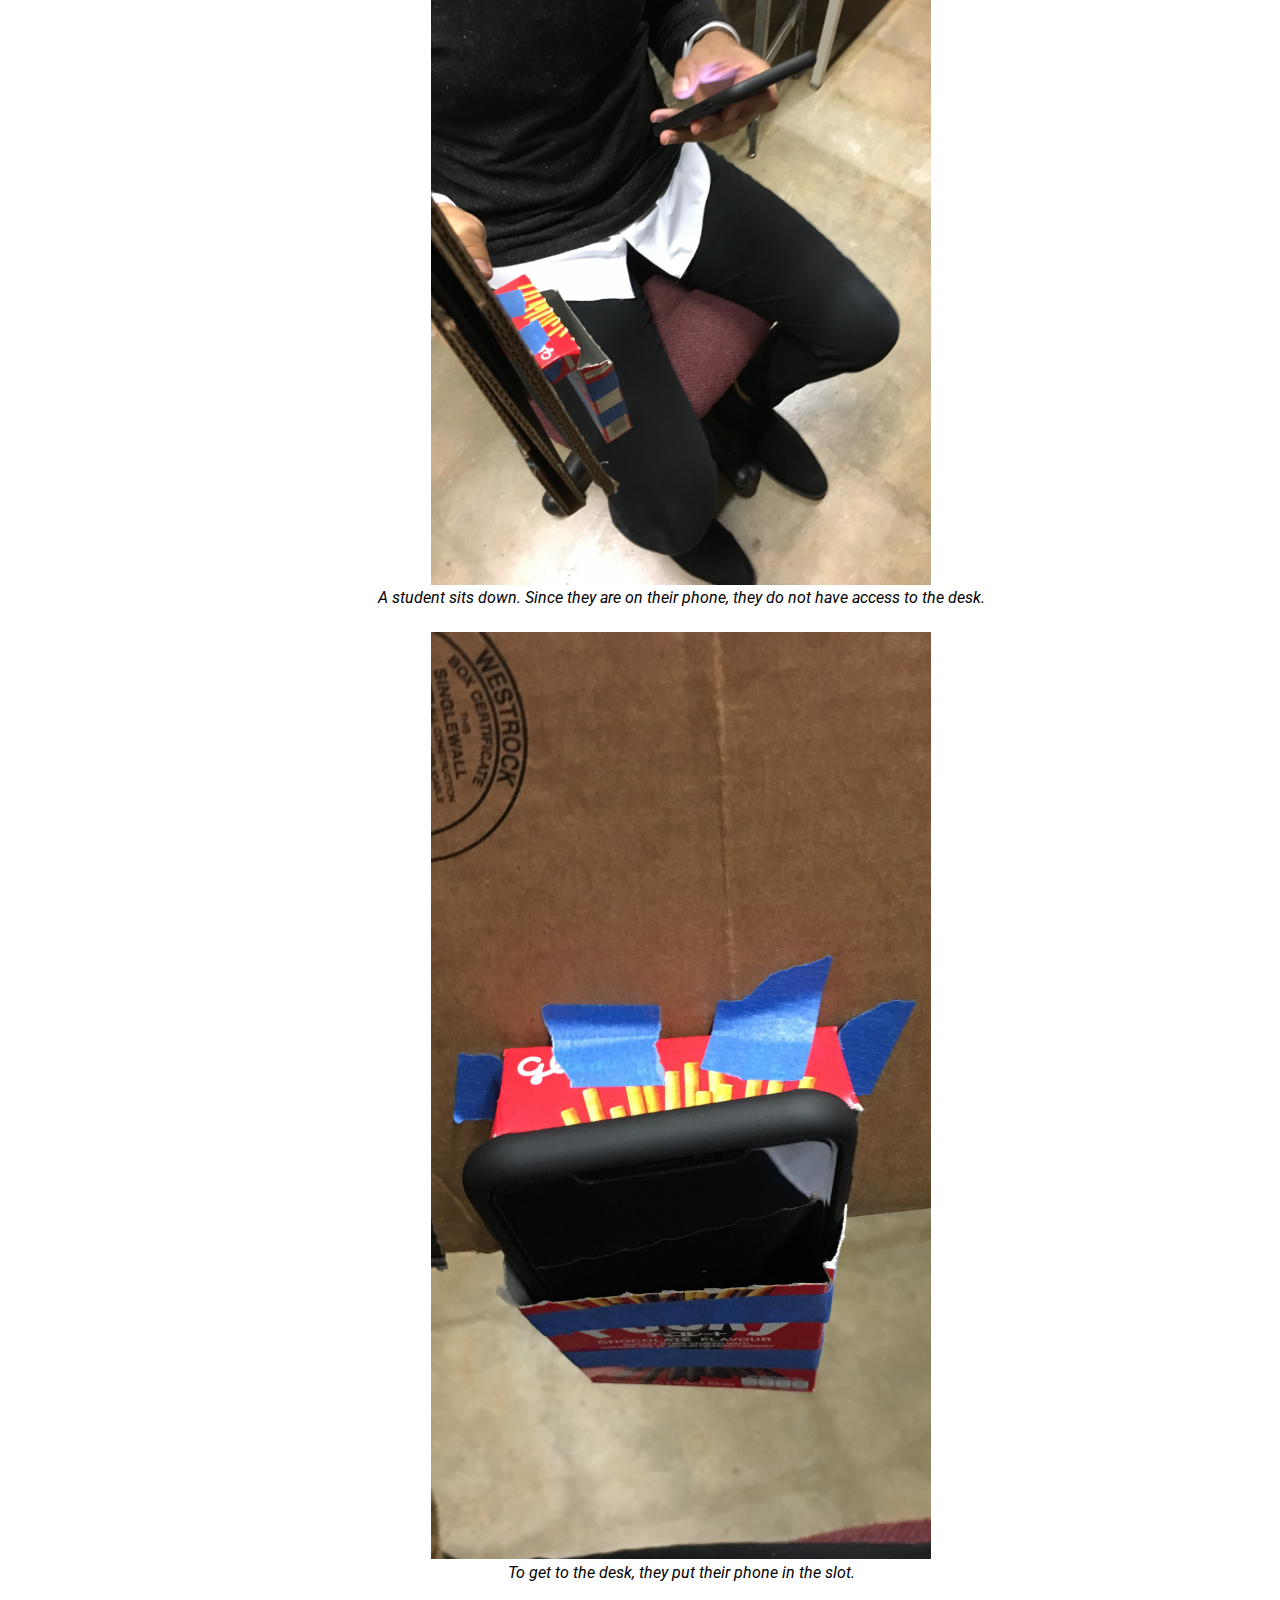
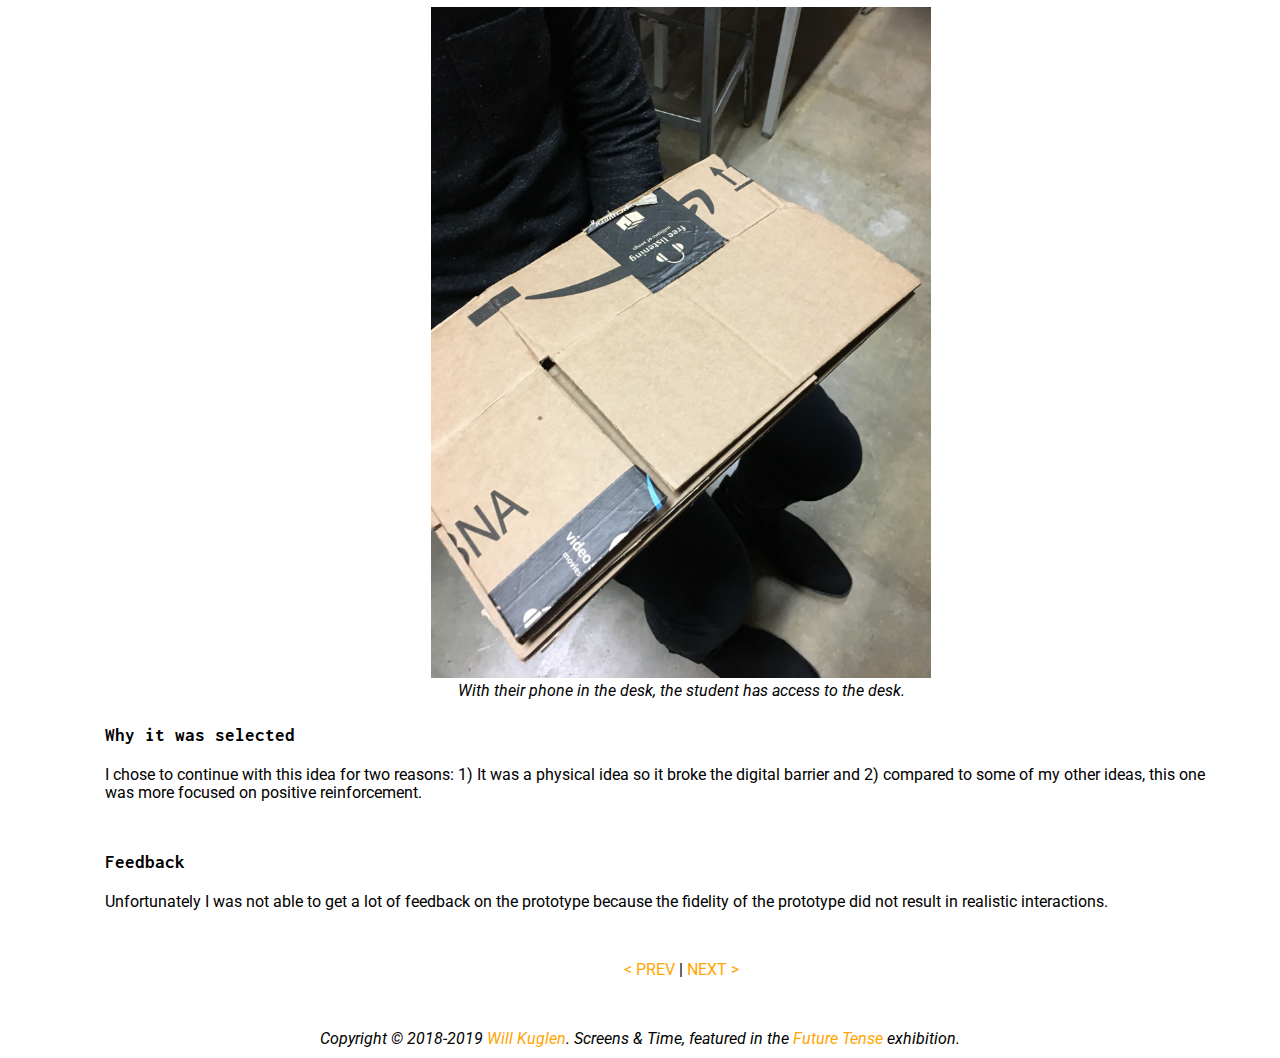
<file: html/interventions/mid/02.html>
<!DOCTYPE html>
<html lang="en" dir="ltr">
    <head>
        <meta charset="utf-8">
        <title>Phone-for-Desk</title>

        <link rel="stylesheet" href="../../css/normalize.css">
        <link rel="stylesheet" href="../../css/styles.css">
    </head>
    <body>
        <nav id="idNav">
        </nav>
        <div class="content">
            <h1>Intervention mid-level 02 <br>
                Phone-for-Desk</h1>
            <div class="midDescription">Lecture hall seating that requires you to plug in your phone to make the desk appear<br>

            Other iterations:
            <a href="../low/index.html#9" id="idChild" class="lowLink">09</a>
            </div>

            <div class="midScene">
                <img src="../../images/low/09/09_low1.jpg" alt="" >
                <div class="midCaption">
                    Lecture seats without desks have a slot for phones in the arm rest.
                </div>
            </div>
            <div class="midScene">
                <img src="../../images/low/09/09_low2.jpg" alt="" >
                <div class="midCaption">
                    When a student inserts their phone, a desk pops up. To retrieve a phone, the student must return the desk.
                </div>
            </div>
            <div class="midScene">
                <img src="../../images/low/09/09_low3.jpg" alt="" >
                <div class="midCaption">
                    End result: students aren't on their phones in lecture.
                </div>
            </div>

            <div class="midScene">
                <img src="../../images/mid/02/02_mid1.jpg" alt="" >
                <div class="midCaption">
                    A student sits down. Since they are on their phone, they do not have access to the desk.
                </div>
            </div>
            <div class="midScene">
                <img src="../../images/mid/02/02_mid2.jpg" alt="" >
                <div class="midCaption">
                    To get to the desk, they put their phone in the slot.
                </div>
            </div>
            <div class="midScene">
                <img src="../../images/mid/02/02_mid3.jpg" alt="" >
                <div class="midCaption">
                    With their phone in the desk, the student has access to the desk.
                </div>
            </div>

            <h3>Why it was selected</h3>
            <div class="midDescription">
                I chose to continue with this idea for two reasons: 1) It was a physical idea so it broke the digital barrier and 2) compared to some of my other ideas, this one was more focused on positive reinforcement.
            </div>
            <h3>Feedback</h3>
            <div class="midDescription">
                Unfortunately I was not able to get a lot of feedback on the prototype because the fidelity of the prototype did not result in realistic interactions.
            </div>

            <div class="iterator">
                <a href="01.html" class="outbound">< PREV </a>
                | <a href="03.html" class="outbound">NEXT ></a>
            </div>
            <script src="../../js/nav.js" charset="utf-8"></script>
        </div>
            <footer id="idFooter"></footer>
    <script src="../../js/footer.js" charset="utf-8"></script>

    </body>
</html>
</file>
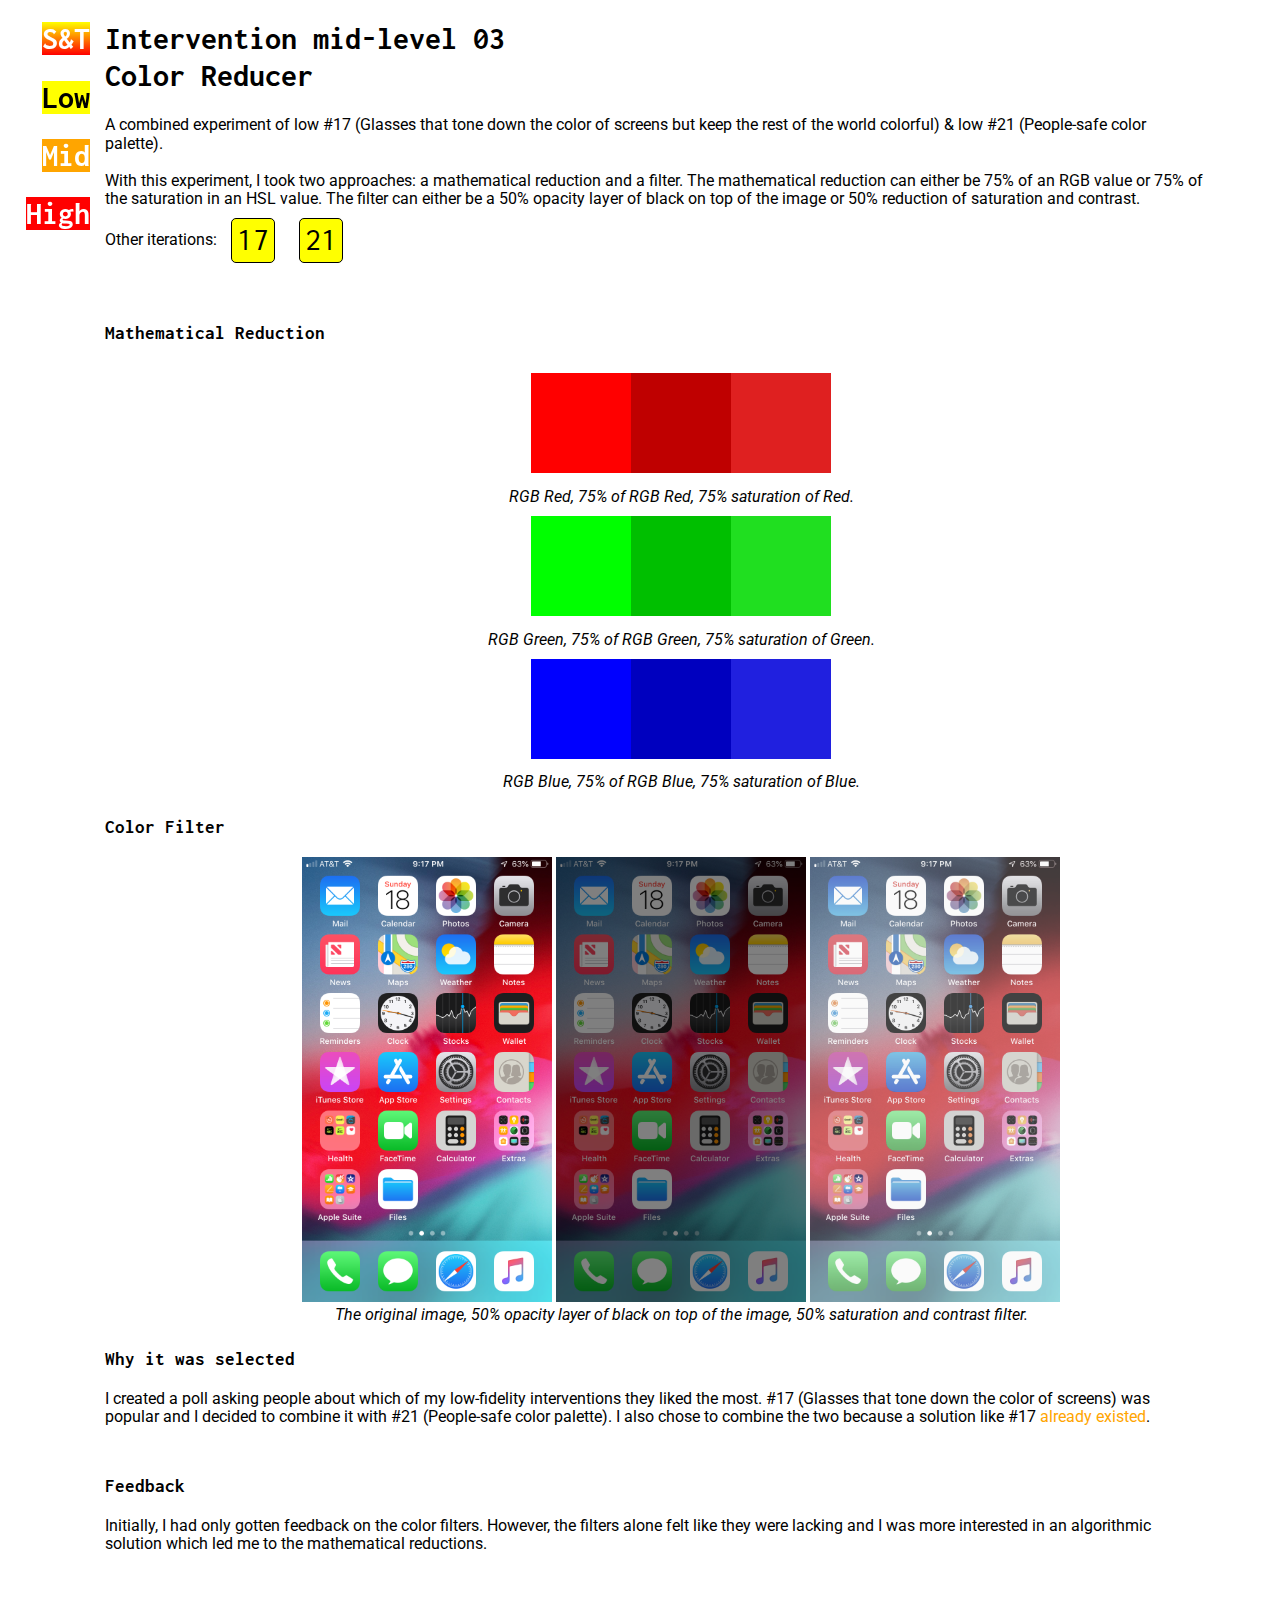
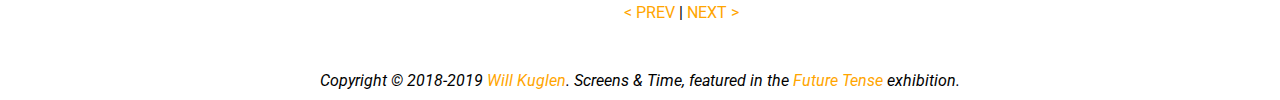
<file: html/interventions/mid/03.html>
<!DOCTYPE html>
<html lang="en" dir="ltr">
    <head>
        <meta charset="utf-8">
        <title>Color Reducer</title>

        <link rel="stylesheet" href="../../css/normalize.css">
        <link rel="stylesheet" href="../../css/styles.css">
    </head>
    <body>
        <nav id="idNav">

        </nav>
        <div class="content">
            <h1>Intervention mid-level 03<br>
                Color Reducer
            </h1>
            <div class="midDescription">
                A combined experiment of low #17 (Glasses that tone down the color of screens but keep the rest of the world colorful) & low #21 (People-safe color palette). <br><br>
                With this experiment, I took two approaches: a mathematical reduction and a filter. The mathematical reduction can either be 75% of an RGB value or 75% of the saturation in an HSL value.
                The filter can either be a 50% opacity layer of black on top of the image or 50% reduction of saturation and contrast.
                <br>
                Other iterations:
                <a href="../low/index.html#17" class="callback callbackLow">17</a>
                <a href="../low/index.html#21" class="callback callbackLow">21</a>
            </div>

            <h3>Mathematical Reduction</h3>
            <div class="midScene" id="colorBlocks">
                <div id="colorBlocks_red"></div>
                <div class="midCaption">RGB Red, 75% of RGB Red, 75% saturation of Red.
                </div>
                <div id="colorBlocks_green"></div>
                <div class="midCaption">RGB Green, 75% of RGB Green, 75% saturation of Green.
                </div>
                <div id="colorBlocks_blue"></div>
                <div class="midCaption">RGB Blue, 75% of RGB Blue, 75% saturation of Blue.
                </div>
            </div>

            <h3>Color Filter</h3>
            <div class="midScene">
                <img src="../../images/mid/03/03_mid1.png" alt="No filter" width="250px">
                <img src="../../images/mid/03/03_mid1-overlay.png" alt="50% opacity layer of black on top of the image" width="250px">
                <img src="../../images/mid/03/03_mid1-filter.png" alt="50% Saturation and Contrast filter" width="250px">
                <div class="midCaption">
                    The original image, 50% opacity layer of black on top of the image, 50% saturation and contrast filter.
                </div>

            </div>

            <h3>Why it was selected</h3>
            <div class="midDescription">
                I created a poll asking people about which of my low-fidelity interventions they liked the most. #17 (Glasses that tone down the color of screens) was popular and I decided to combine it with #21 (People-safe color palette). I also chose to combine the two because a solution like #17 <a href="https://www.kickstarter.com/projects/ivancash/irl-glasses-glasses-that-block-screens" target="_blank" class="outbound">already existed</a>.
            </div>
            <h3>Feedback</h3>
            <div class="midDescription">
                Initially, I had only gotten feedback on the color filters. However, the filters alone felt like they were lacking and I was more interested in an algorithmic solution which led me to the mathematical reductions.
            </div>

            <div class="iterator">
                <a href="02.html" class="outbound">< PREV </a>
                | <a href="04.html" class="outbound">NEXT ></a>
            </div>
        </div>

            <script src="../../js/nav.js" charset="utf-8"></script>
            <script src="../../js/colorReducer.js" charset="utf-8"></script>
                <footer id="idFooter"></footer>
    <script src="../../js/footer.js" charset="utf-8"></script>

    </body>
</html>
</file>
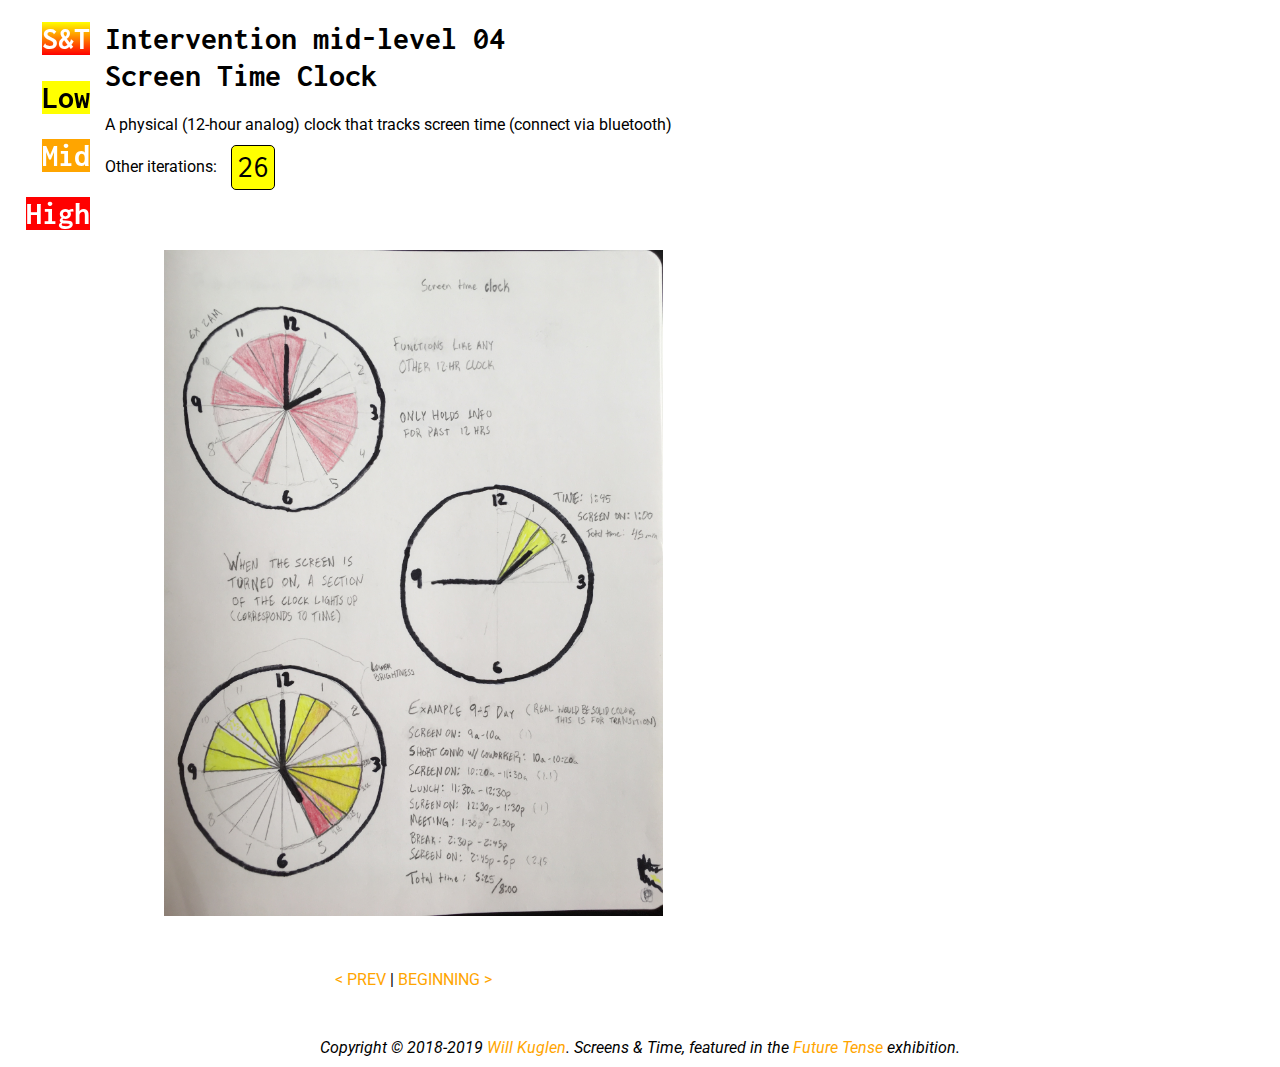
<file: html/interventions/mid/04.html>
<!DOCTYPE html>
<html lang="en" dir="ltr">
    <head>
        <meta charset="utf-8">
        <title>20-20</title>

        <link rel="stylesheet" href="../../css/normalize.css">
        <link rel="stylesheet" href="../../css/styles.css">
    </head>
    <body>
        <nav id="idNav">

        </nav>
        <div class="content">
            <h1>Intervention mid-level 04<br>
                Screen Time Clock
            </h1>
            <div class="midDescription">
            A physical (12-hour analog) clock that tracks screen time (connect via bluetooth)
            <br>
            Other iterations:
            <a href="../low/index.html#26" class="callback callbackLow">26</a>
            </div>

            <div class="midScene">
                <img src="../../images/mid/04/04_mid_sketch.jpg" alt="">

            </div>
            <div class="iterator">
                <a href="03.html" class="outbound">< PREV </a>
                | <a href="01.html" class="outbound">BEGINNING ></a>
            </div>
        </div>
            <script src="../../js/nav.js" charset="utf-8"></script>
                <footer id="idFooter"></footer>
    <script src="../../js/footer.js" charset="utf-8"></script>

    </body>
</html>
</file>
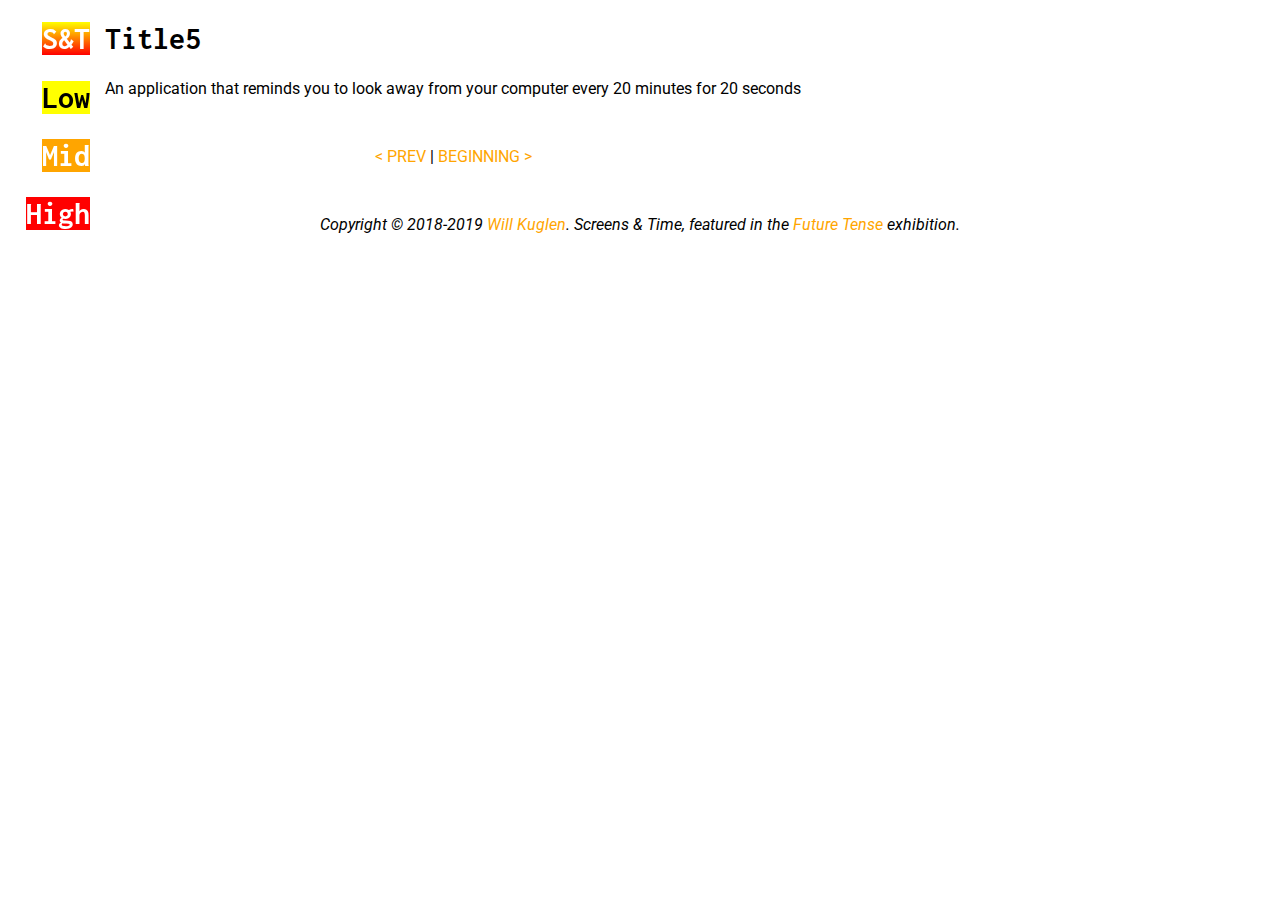
<file: html/interventions/mid/05.html>
<!DOCTYPE html>
<html lang="en" dir="ltr">
    <head>
        <meta charset="utf-8">
        <title>20-20</title>

        <link rel="stylesheet" href="../../css/normalize.css">
        <link rel="stylesheet" href="../../css/styles.css">
    </head>
    <body>
        <nav id="idNav">

        </nav>
        <div class="content">
            <h1>Title5</h1>
            An application that reminds you to look away from your computer every 20 minutes for 20 seconds

            <div class="iterator">
                <a href="04.html" class="outbound">< PREV </a>
                | <a href="01.html" class="outbound">BEGINNING ></a>
            </div>
        </div>
            <script src="../../js/nav.js" charset="utf-8"></script>
                <footer id="idFooter"></footer>
    <script src="../../js/footer.js" charset="utf-8"></script>

    </body>
</html>
</file>
<file: css/styles.css>
@import url('https://fonts.googleapis.com/css?family=Inconsolata|Roboto');

:root {
    --title-type: 'Inconsolata', monospace;
    --body-type: 'Roboto', sans-serif;
}

body {
    font-family: var(--body-type);

    width: 100%;
    /* margin: auto; */
}

nav {
    width: 10%;
    height: 100vh;
    /* display: inline-block; */
    float: left;
    /* background-color: green; */
    text-align: center;
}

h1, h2 {
    font-family: var(--title-type);
}

.content {
    width: 90%;
    display: inline-block;
    /* background-color: beige; */
}



#lowHolder, #midHolder, #highHolder {
    text-align: center;
    margin: auto;
}

#midHolder {
    margin: auto;
    text-align: center;
}

#idChild {

    padding: 3px 5px;
    margin: auto;
    margin: 10px;
    margin-bottom: 10px;
    /* padding-left: 10px; */

    display: inline-block;

    font-family: var(--title-type);
    text-align: center;
}

.lowLink {
    border: 1px black solid;
    border-radius: 5px;
    font-size: 32px;
    color: black;
    background-color: yellow;
}

.midLink {
    border: 2px black solid;
    border-radius: 10px;
    font-size: 48px;
    color: white;
    background-color: orange;
}

.highLink {
    border: 2px black solid;
    border-radius: 10px;
    font-size: 64px;
    color: white;
    background-color: red;
}

a {
    color: inherit;
    text-decoration: none;
}
</file>
<file: html/css/styles.css>
@import url('https://fonts.googleapis.com/css?family=Inconsolata|Roboto');

:root {
    --title-type: 'Inconsolata', monospace;
    /* --title-type: 'Andale Mono', monospace; */
    --body-type: 'Roboto', sans-serif;

    /* color */
    --low-color: yellow;
    --mid-color: orange;
    --high-color: red;
}

body {
    font-family: var(--body-type);

    width: 100%;
    /* margin: auto; */
}

nav {
    font-family: var(--title-type);
    width: 10%;/*9%*/
    max-width: 90px;/*70px;*/
    height: 100vh;
    /* display: inline-block; */
    /* float: left; */
    /* background-color: green; */
    text-align: center;

    /* border-right: 1px solid gray; */
    position: fixed;
}

nav h1 {
    text-align: right;
}

.navLow {
    background-color: var(--low-color);
    color: black;
}

.navMid {
    background-color: var(--mid-color);
    color: white;
}

.navHigh {
    background-color: var(--high-color);
    color: white;
}

footer {
    text-align: center;
    font-style: italic;
    margin: auto;
    margin-bottom: 10px;
}

.outbound {
    color: var(--mid-color);
}

h1, h2, h3 {
    font-family: var(--title-type);
}

.content {
    max-width: 90%;
    display: inline-block;
    padding-left: 105px;/*75px;*/
    /* background-color: beige; */
    margin: auto;
}



#lowHolder, #midHolder, #highHolder {
    text-align: center;
    margin: auto;
}

#midHolder {
    margin: auto;
    text-align: center;
}

#idChild {

    padding: 3px 5px;
    margin: auto;
    margin: 10px;
    margin-bottom: 10px;
    /* padding-left: 10px; */

    display: inline-block;

    font-family: var(--title-type);
    text-align: center;
}

.lowLink {
    border: 1px black solid;
    border-radius: 5px;
    font-size: 32px;
    color: black;
    background-color: var(--low-color);
}

.midLink {
    border: 2px black solid;
    border-radius: 10px;
    font-size: 48px;
    color: white;
    background-color: var(--mid-color);
}

.highLink {
    border: 2px black solid;
    border-radius: 10px;
    font-size: 64px;
    color: white;
    background-color: var(--high-color);
}

a {
    color: inherit;
    text-decoration: none;
}

/* .scene {
    display: inline-block;
} */
.lowSceneHolder {
    width: 95%;
    padding-bottom: 50px;
}

.lowSceneHolder h3 {
    margin: auto;
}

.lowSceneHolder ul {
    /* text-align: center; */
    padding-left: 0;
    padding-right: 0;

}

.scene img {
    display: block;
    max-width: 220px;
    height: auto;
    margin: auto;
}

.scene {
    margin: 4px;
    display: inline-block;
    text-align: left;
    border: 1px black solid;
    border-radius: 5px;

    box-shadow: 0 12px 16px 0 rgba(0,0,0,0.24);
    width: 250px;
    padding: 5px;
    /* align: top; */
    height: auto;
    /* float: left; */
    vertical-align: top;
}

.midDescription {
    margin-right: 50px;
    margin-bottom: 50px;
}

.midDescription .outbound {
    color: var(--mid-color);
}

.midScene {
    text-align: center;
    margin: auto;
    margin-bottom: 25px;
    display: block;
    /* width: 100%; */
    /* max-width: 100%; */
}

.midScene img {
    max-width: 500px;
    height: auto;
    margin: auto;
}

.midScene .midCaption {
    /* text-align: left; */
    font-style: italic;
    margin: auto;
}

.callback {

    padding: 3px 5px;
    margin: auto;
    margin: 10px;
    margin-bottom: 10px;
    /* padding-left: 10px; */

    display: inline-block;

    font-family: var(--title-type);
    text-align: center;
    border-radius: 5px;
    font-size: 32px;
    border: 1px black solid;
    vertical-align: middle;
}

.callbackLow {
    color: black;
    background-color: var(--low-color);
}

.callbackMid {
    color: white;
    background-color: var(--mid-color);
}

.callbackHigh {
    color: white;
    background-color: var(--high-color);
}

.iterator {
    text-align: center;
    margin: auto;
    margin-top: 50px;
    margin-bottom: 50px;
}

.iterator a {
    color: var(--mid-color);
}

.colorBlock {
    height: 100px;
    width: 100px;
    background-color: blue;
    display: inline-block;
    margin: 10px 0px;
}

/* Overwrite of prism.css */
.preWrap {
    max-width: 80vw;
    padding: 0;
    margin: auto;
}
</file>
<file: html/css/prism.css>
/* PrismJS 1.15.0
https://prismjs.com/download.html#themes=prism-tomorrow&languages=markup+css+clike+javascript+applescript */
/**
 * prism.js tomorrow night eighties for JavaScript, CoffeeScript, CSS and HTML
 * Based on https://github.com/chriskempson/tomorrow-theme
 * @author Rose Pritchard
 */

code[class*="language-"],
pre[class*="language-"] {
	color: #ccc;
	background: none;
	font-family: Consolas, Monaco, 'Andale Mono', 'Ubuntu Mono', monospace;
	text-align: left;
	white-space: pre;
	word-spacing: normal;
	word-break: normal;
	word-wrap: normal;
	line-height: 1.5;

	-moz-tab-size: 4;
	-o-tab-size: 4;
	tab-size: 4;

	-webkit-hyphens: none;
	-moz-hyphens: none;
	-ms-hyphens: none;
	hyphens: none;

}

/* Code blocks */
pre[class*="language-"] {
	padding: 1em;
	margin: .5em 0;
	overflow: auto;
}

:not(pre) > code[class*="language-"],
pre[class*="language-"] {
	background: #2d2d2d;
}

/* Inline code */
:not(pre) > code[class*="language-"] {
	padding: .1em;
	border-radius: .3em;
	white-space: normal;
}

.token.comment,
.token.block-comment,
.token.prolog,
.token.doctype,
.token.cdata {
	color: #999;
}

.token.punctuation {
	color: #ccc;
}

.token.tag,
.token.attr-name,
.token.namespace,
.token.deleted {
	color: #e2777a;
}

.token.function-name {
	color: #6196cc;
}

.token.boolean,
.token.number,
.token.function {
	color: #f08d49;
}

.token.property,
.token.class-name,
.token.constant,
.token.symbol {
	color: #f8c555;
}

.token.selector,
.token.important,
.token.atrule,
.token.keyword,
.token.builtin {
	color: #cc99cd;
}

.token.string,
.token.char,
.token.attr-value,
.token.regex,
.token.variable {
	color: #7ec699;
}

.token.operator,
.token.entity,
.token.url {
	color: #67cdcc;
}

.token.important,
.token.bold {
	font-weight: bold;
}
.token.italic {
	font-style: italic;
}

.token.entity {
	cursor: help;
}

.token.inserted {
	color: green;
}
</file>
